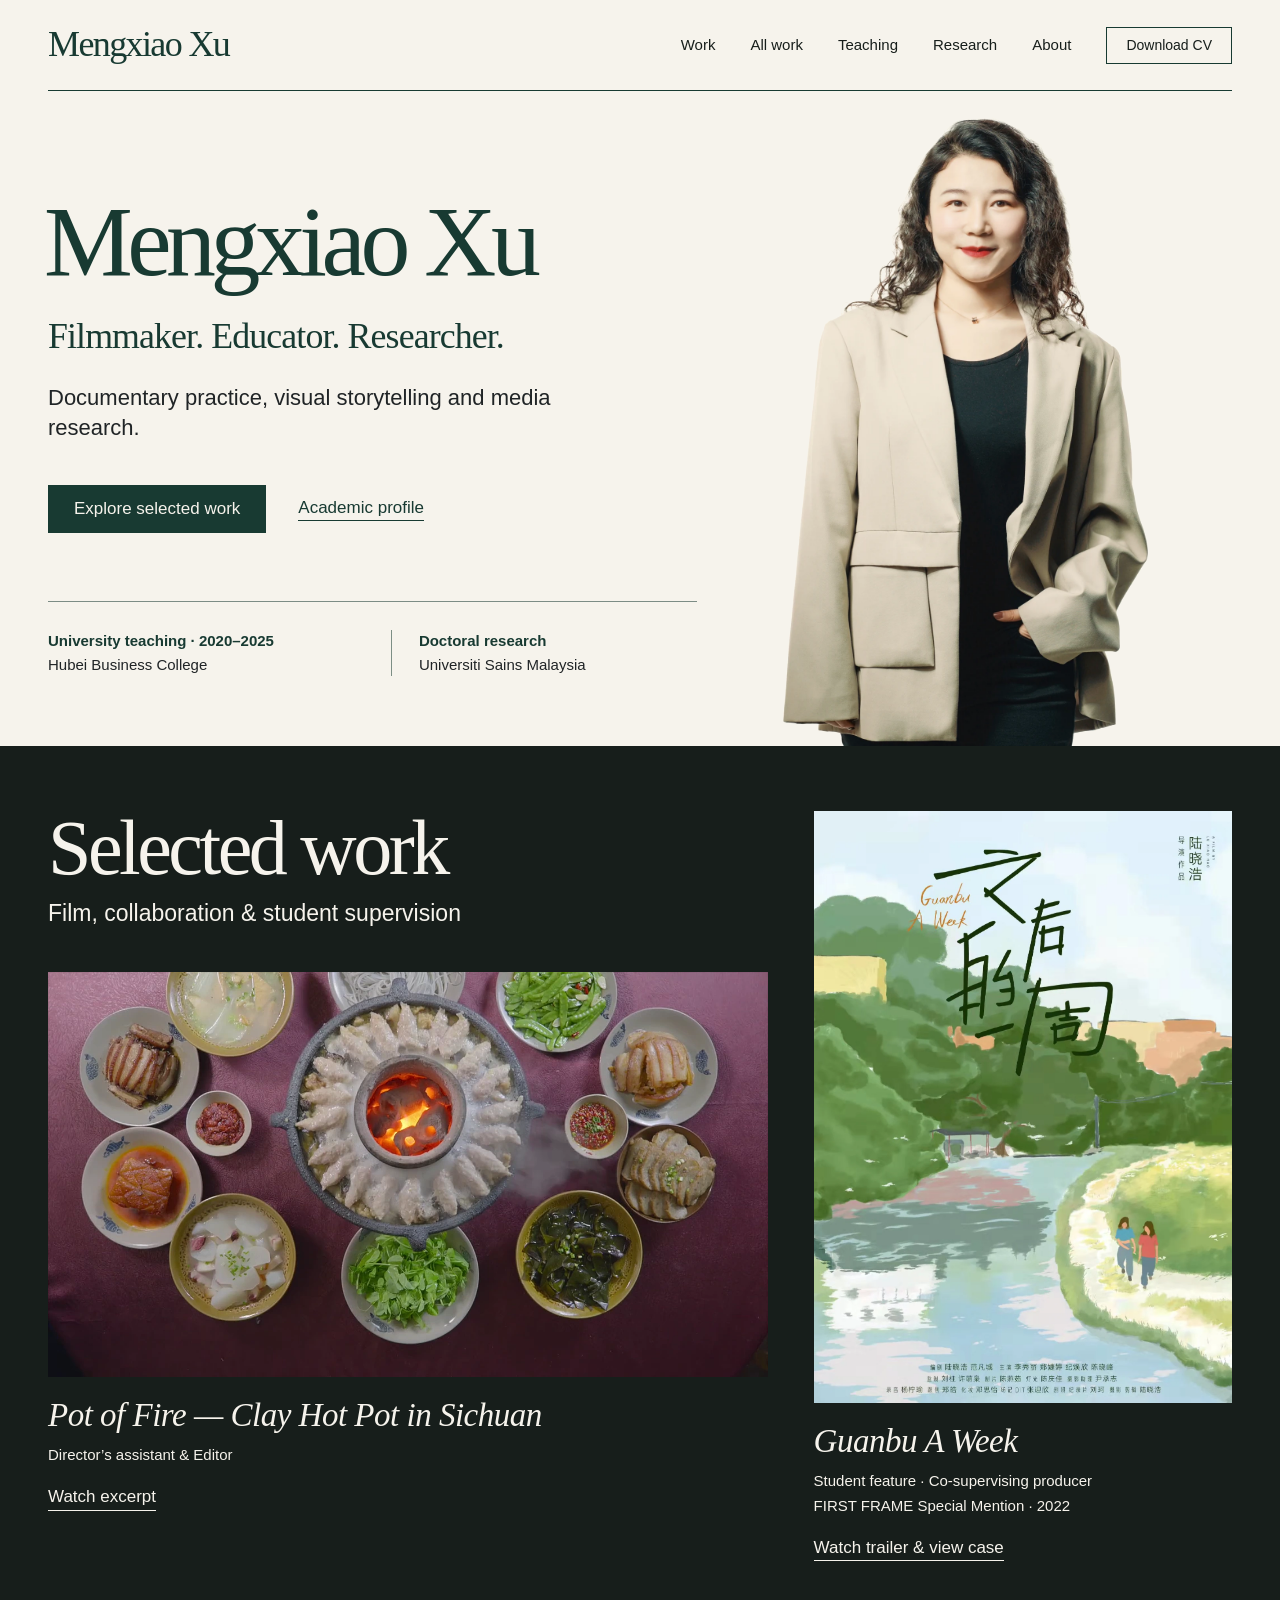
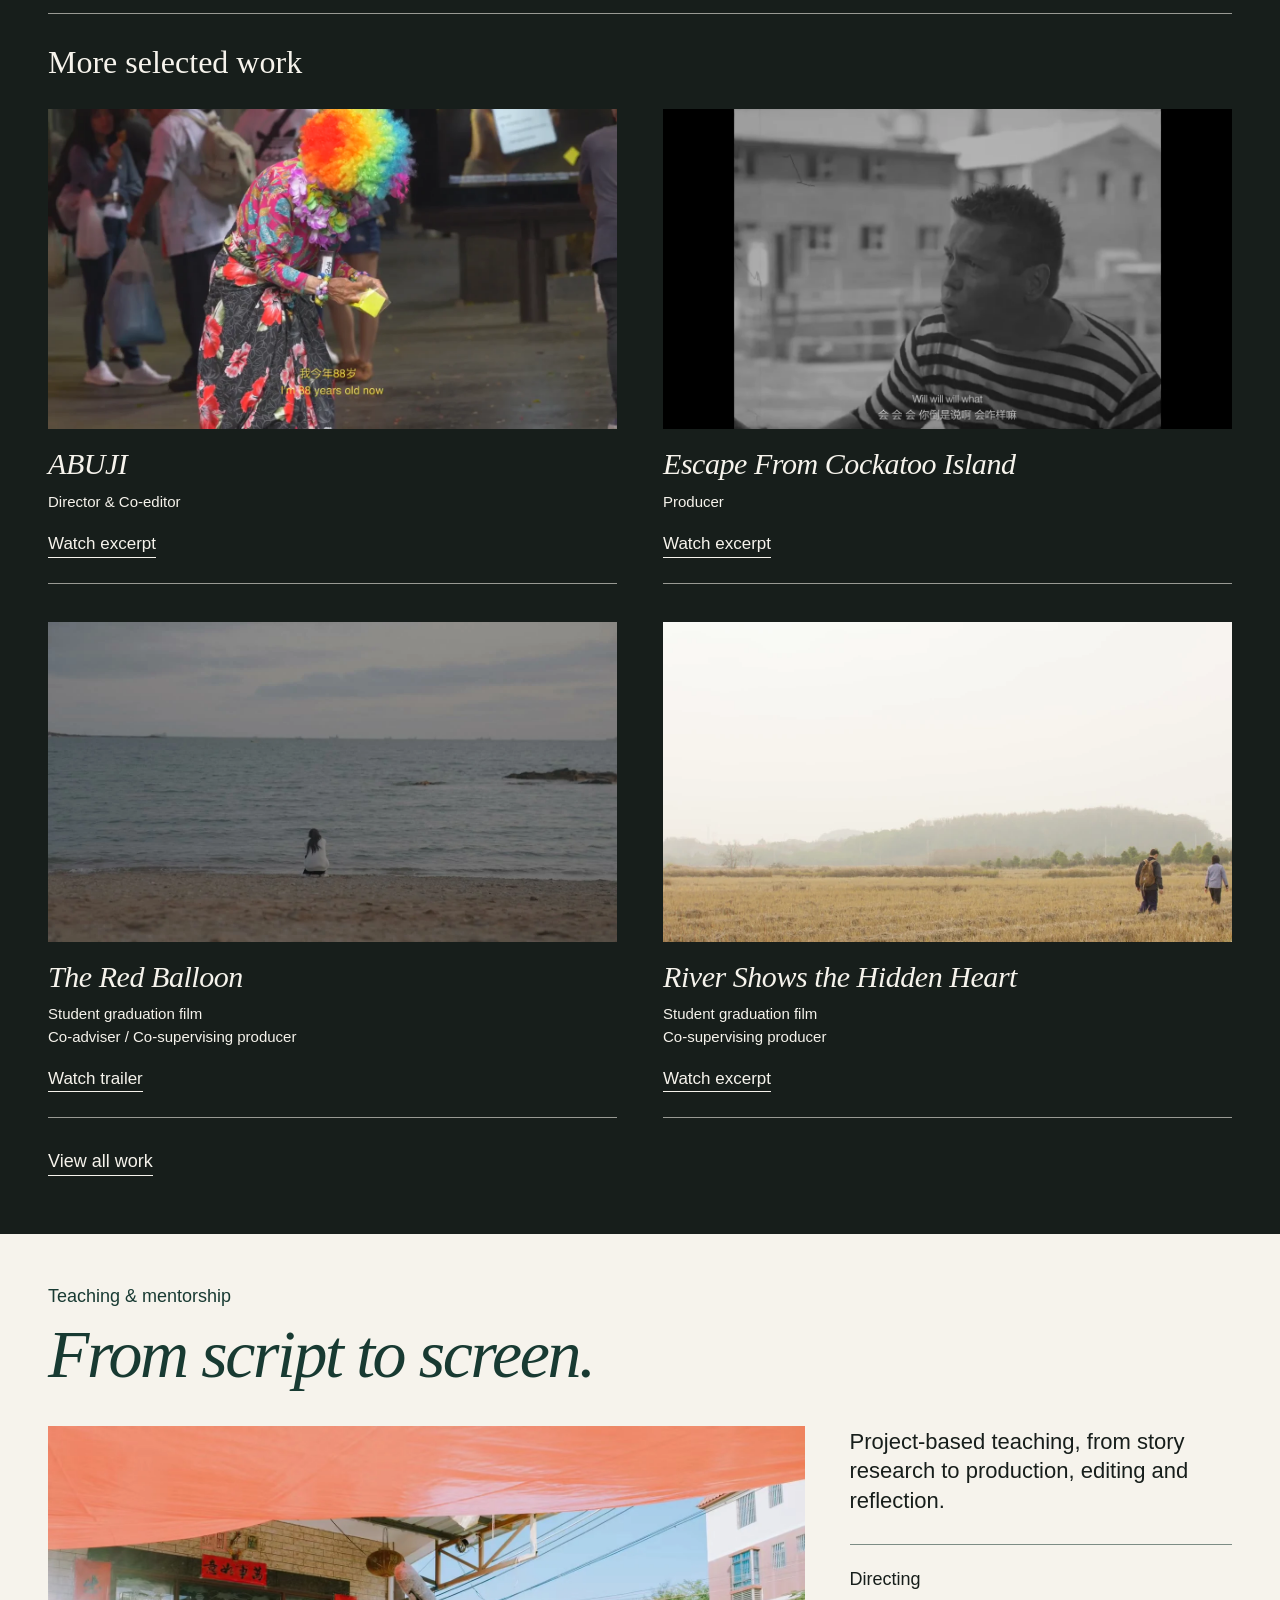
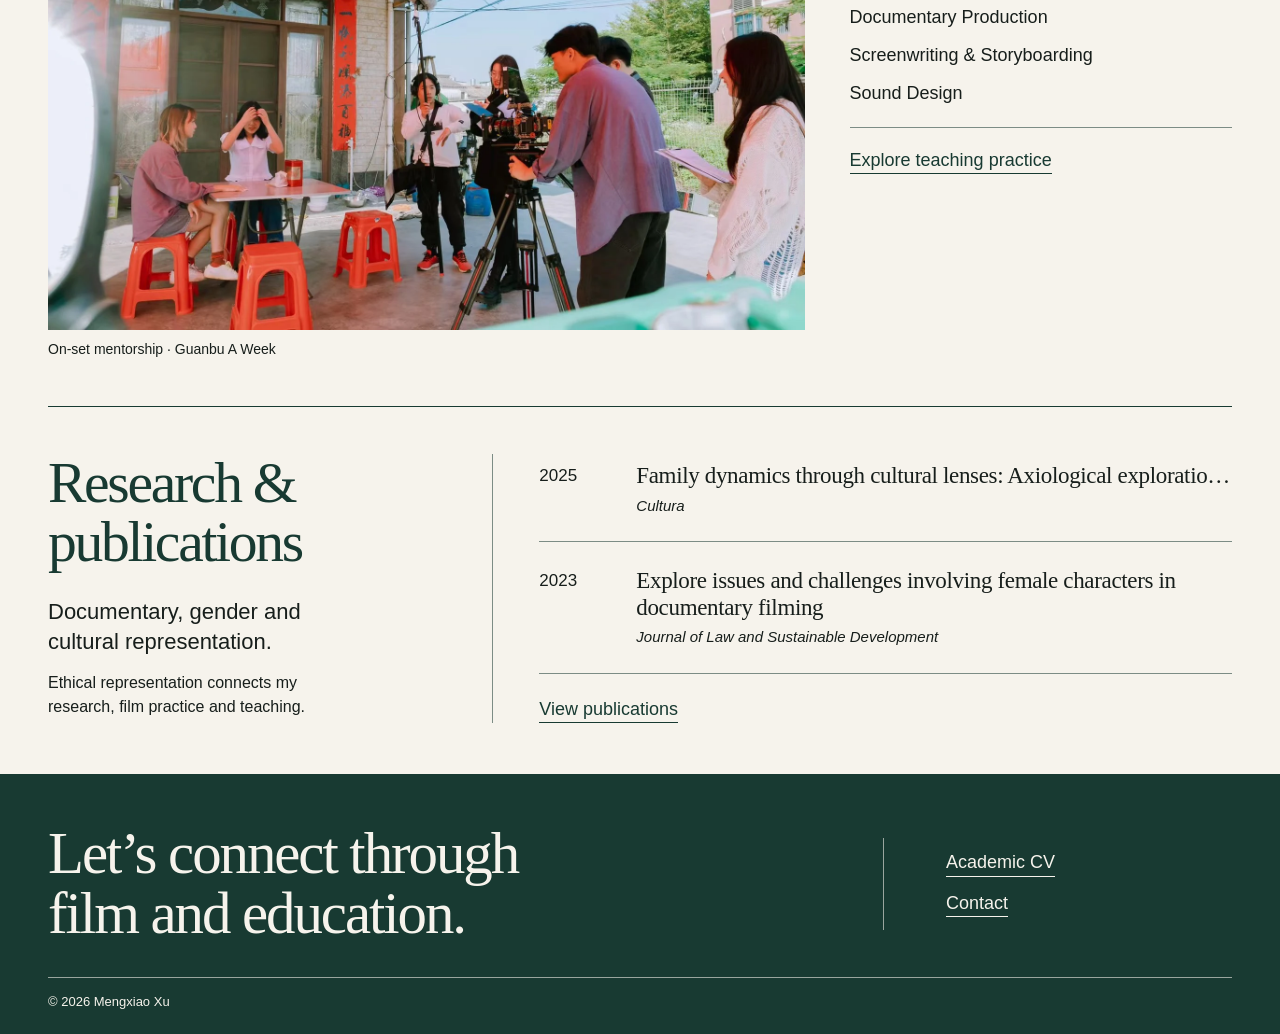
<file: index.html>
<!doctype html>
<html lang="en">
  <head>
    <meta charset="utf-8">
    <meta name="viewport" content="width=device-width, initial-scale=1">
    <meta name="description" content="Mengxiao Xu — filmmaker, educator and researcher working across documentary practice, visual storytelling and media research.">
    <meta name="theme-color" content="#183a32">
    <title>Mengxiao Xu — Film, Teaching & Research</title>
    <link rel="stylesheet" href="styles.css">
    <script src="script.js" defer></script>
  </head>
  <body>
    <a class="skip-link" href="#main">Skip to content</a>

    <header class="site-header shell">
      <a class="brand" href="#top" aria-label="Mengxiao Xu, home">Mengxiao Xu</a>
      <nav aria-label="Main navigation">
        <ul class="nav-list">
          <li><a href="#work">Work</a></li>
          <li><a href="works.html">All work</a></li>
          <li><a href="#teaching">Teaching</a></li>
          <li><a href="#research">Research</a></li>
          <li><button class="nav-link" type="button" data-dialog="profile-dialog">About</button></li>
          <li><a class="button button-outline nav-cv" href="Mengxiao-Xu-Academic-CV.pdf" download>Download CV</a></li>
        </ul>
      </nav>
    </header>

    <main id="main">
      <section class="hero shell" id="top" aria-labelledby="hero-title">
        <div class="hero-copy">
          <div class="hero-introduction">
            <h1 id="hero-title">Mengxiao Xu</h1>
            <p class="hero-roles">Filmmaker. Educator. Researcher.</p>
            <p class="hero-description">Documentary practice, visual storytelling and media research.</p>
            <div class="hero-actions">
              <a class="button button-primary" href="#work">Explore selected work</a>
              <button class="text-link" type="button" data-dialog="profile-dialog">Academic profile</button>
            </div>
          </div>
          <div class="hero-context">
            <p><strong>University teaching · 2020–2025</strong><span>Hubei Business College</span></p>
            <p><strong>Doctoral research</strong><span>Universiti Sains Malaysia</span></p>
          </div>
        </div>
        <div class="hero-portrait">
          <img src="portrait.webp" alt="Portrait of Mengxiao Xu" fetchpriority="high" width="1524" height="1900">
        </div>
      </section>

      <section class="work-section" id="work" aria-labelledby="work-title">
        <div class="work-grid shell">
          <div class="work-primary">
            <div class="work-heading">
              <h2 id="work-title">Selected work</h2>
              <p>Film, collaboration &amp; student supervision</p>
            </div>
            <article class="work-card">
              <button class="image-button film-still" type="button" data-dialog="hotpot-sichuan-dialog" aria-label="Watch excerpt: Pot of Fire — Clay Hot Pot in Sichuan">
                <img src="hotpot-sichuan-overhead-still.webp" alt="Overhead view of a simmering clay hot pot, glowing coals and surrounding dishes — still from Pot of Fire" loading="lazy" width="1280" height="720">
              </button>
              <h3>Pot of Fire — Clay Hot Pot in Sichuan</h3>
              <p class="project-role">Director’s assistant &amp; Editor</p>
              <button class="text-link" type="button" data-dialog="hotpot-sichuan-dialog">Watch excerpt</button>
            </article>
          </div>
          <article class="work-card work-secondary">
            <button class="image-button feature-poster" type="button" data-dialog="guanbu-dialog" aria-label="Watch Guanbu A Week trailer and view supervision case">
              <img src="guanbu-poster.webp" alt="Original illustrated poster for the student feature Guanbu A Week" loading="lazy" width="1279" height="1810">
            </button>
            <h3>Guanbu A Week</h3>
            <p class="project-role">Student feature · Co-supervising producer</p>
            <p class="project-recognition">FIRST FRAME Special Mention · 2022</p>
            <button class="text-link" type="button" data-dialog="guanbu-dialog">Watch trailer &amp; view case</button>
          </article>
        </div>
        <section class="more-work shell" aria-labelledby="more-work-title">
          <h3 id="more-work-title">More selected work</h3>
          <div class="more-work-grid">
            <article class="work-card supervised-card">
              <button class="image-button film-still" type="button" data-dialog="abuji-dialog" aria-label="Watch excerpt: ABUJI">
                <img src="abuji-still.webp" alt="Still from ABUJI" loading="lazy" width="1280" height="720">
              </button>
              <h4>ABUJI</h4>
              <p class="project-role">Director &amp; Co-editor</p>
              <button class="text-link" type="button" data-dialog="abuji-dialog">Watch excerpt</button>
            </article>
            <article class="work-card supervised-card">
              <button class="image-button film-still" type="button" data-dialog="escape-dialog" aria-label="Watch excerpt: Escape From Cockatoo Island">
                <img src="escape-still.webp" alt="Still from Escape From Cockatoo Island" loading="lazy" width="1280" height="720">
              </button>
              <h4>Escape From Cockatoo Island</h4>
              <p class="project-role">Producer</p>
              <button class="text-link" type="button" data-dialog="escape-dialog">Watch excerpt</button>
            </article>
            <article class="work-card supervised-card">
              <button class="image-button film-still" type="button" data-dialog="red-balloon-dialog" aria-label="Watch The Red Balloon trailer">
                <img src="red-balloon-still.webp" alt="Film still from The Red Balloon" loading="lazy" width="1280" height="720">
              </button>
              <h4>The Red Balloon</h4>
              <p class="project-role">Student graduation film<br>Co-adviser / Co-supervising producer</p>
              <button class="text-link" type="button" data-dialog="red-balloon-dialog">Watch trailer</button>
            </article>
            <article class="work-card supervised-card">
              <button class="image-button film-still" type="button" data-dialog="river-dialog" aria-label="Watch River Shows the Hidden Heart excerpt">
                <img src="river-still.webp" alt="Film still from River Shows the Hidden Heart" loading="lazy" width="1280" height="720">
              </button>
              <h4>River Shows the Hidden Heart</h4>
              <p class="project-role">Student graduation film<br>Co-supervising producer</p>
              <button class="text-link" type="button" data-dialog="river-dialog">Watch excerpt</button>
            </article>
          </div>
          <a class="text-link all-work-link" href="works.html">View all work</a>
        </section>
      </section>

      <section class="teaching-section shell" id="teaching" aria-labelledby="teaching-title">
        <p class="section-label">Teaching &amp; mentorship</p>
        <h2 id="teaching-title">From script to screen.</h2>
        <div class="teaching-grid">
          <figure class="teaching-figure">
            <img src="teaching-supervision.webp" alt="On-set guidance during the student production of Guanbu A Week" loading="lazy" width="1620" height="1080">
            <figcaption>On-set mentorship · Guanbu A Week</figcaption>
          </figure>
          <div class="teaching-copy">
            <p class="teaching-intro">Project-based teaching, from story research to production, editing and reflection.</p>
            <ul class="course-list" aria-label="Selected teaching areas">
              <li>Directing</li>
              <li>Documentary Production</li>
              <li>Screenwriting &amp; Storyboarding</li>
              <li>Sound Design</li>
            </ul>
            <button class="text-link" type="button" data-dialog="teaching-dialog">Explore teaching practice</button>
          </div>
        </div>
      </section>

      <section class="research-section shell" id="research" aria-labelledby="research-title">
        <div class="research-introduction">
          <h2 id="research-title">Research &amp;<br>publications</h2>
          <p>Documentary, gender and cultural representation.</p>
          <p class="research-context">Ethical representation connects my research, film practice and teaching.</p>
        </div>
        <div class="research-list">
          <article class="publication-row">
            <p class="publication-year">2025</p>
            <div>
              <h3><a class="publication-title truncated-title" href="https://culturajournal.com/submissions/index.php/ijpca/article/view/698" target="_blank" rel="noopener noreferrer">Family dynamics through cultural lenses: Axiological exploration of feminist perspectives in documentaries and implications on aesthetics of cultural representation</a></h3>
              <p class="publication-venue">Cultura</p>
            </div>
          </article>
          <article class="publication-row">
            <p class="publication-year">2023</p>
            <div>
              <h3><a class="publication-title" href="https://doi.org/10.55908/sdgs.v11i3.713" target="_blank" rel="noopener noreferrer">Explore issues and challenges involving female characters in documentary filming</a></h3>
              <p class="publication-venue">Journal of Law and Sustainable Development</p>
            </div>
          </article>
          <button class="text-link" type="button" data-dialog="publications-dialog">View publications</button>
        </div>
      </section>
    </main>

    <footer class="site-footer">
      <div class="shell">
        <div class="footer-main">
          <h2>Let’s connect through<br>film and education.</h2>
          <div class="footer-links">
            <a class="text-link" href="Mengxiao-Xu-Academic-CV.pdf" download>Academic CV</a>
            <button class="text-link" type="button" data-dialog="contact-dialog">Contact</button>
          </div>
        </div>
        <p class="copyright">© <span id="copyright-year">2026</span> Mengxiao Xu</p>
      </div>
    </footer>

    <dialog class="modal" id="profile-dialog" aria-labelledby="profile-title">
      <div class="modal-header">
        <p class="section-label">Academic profile</p>
        <button class="close-button" type="button" data-close autofocus>Close <span aria-hidden="true">×</span></button>
      </div>
      <div class="modal-content">
        <h2 id="profile-title">Mengxiao Xu</h2>
        <p class="modal-lead">Filmmaker, educator and researcher.</p>
        <p>My work connects documentary practice, visual storytelling and media research. I explore how documentary films represent lived experience and how cultural contexts shape screen narratives.</p>
        <h3>Teaching &amp; practice</h3>
        <p>I taught in the Film and Television Cinematography and Production programme at Hubei Business College from 2020 to 2025, and was appointed Lecturer in 2023. My teaching brings story development, production practice and critical reflection into conversation.</p>
        <p>I founded dogmama lab as an extracurricular studio for small-group filmmaking mentorship, supporting students from idea development through filming and post-production.</p>
        <h3>Education</h3>
        <dl class="education-list">
          <div><dt>2022–present</dt><dd><strong>Doctoral research in Communication</strong><span>Universiti Sains Malaysia</span><span class="status-note">Degree award pending</span></dd></div>
          <div><dt>2017–2019</dt><dd><strong>Master of Moving Image</strong><span>The University of Sydney</span></dd></div>
          <div><dt>2010–2014</dt><dd><strong>BA in Directing</strong><span>Sichuan Normal University</span></dd></div>
        </dl>
        <a class="button button-primary" href="Mengxiao-Xu-Academic-CV.pdf" download>Download academic CV</a>
      </div>
    </dialog>

    <dialog class="modal modal-wide" id="abuji-dialog" aria-labelledby="abuji-title">
      <div class="modal-header">
        <p class="section-label">Film &amp; moving image</p>
        <button class="close-button" type="button" data-close autofocus>Close <span aria-hidden="true">×</span></button>
      </div>
      <div class="modal-content">
        <h2 class="film-title" id="abuji-title">ABUJI</h2>
        <p class="modal-lead">Director &amp; Co-editor</p>
        <video class="project-video" controls playsinline preload="none" poster="abuji-still.webp" aria-label="ABUJI selected excerpt">
          <source src="abuji-excerpt.mp4" type="video/mp4">
          Your browser does not support embedded video. <a href="abuji-excerpt.mp4">Open ABUJI selected excerpt</a>.
        </video>
        <p class="video-caption">Selected excerpt · 2 min</p>
        <div class="project-credit">
          <h3>Credit</h3>
          <p>Directed by Mengxiao Xu. Edited by Mengxiao Xu and Zheng Li. Additional credits: graphics and sound by Mengxiao Xu.</p>
        </div>
      </div>
    </dialog>

    <dialog class="modal modal-wide" id="escape-dialog" aria-labelledby="escape-title">
      <div class="modal-header">
        <p class="section-label">Film &amp; moving image</p>
        <button class="close-button" type="button" data-close autofocus>Close <span aria-hidden="true">×</span></button>
      </div>
      <div class="modal-content">
        <h2 class="film-title" id="escape-title">Escape From Cockatoo Island</h2>
        <p class="modal-lead">Producer</p>
        <video class="project-video" controls playsinline preload="none" poster="escape-still.webp" aria-label="Escape From Cockatoo Island selected excerpt">
          <source src="escape-excerpt.mp4" type="video/mp4">
          Your browser does not support embedded video. <a href="escape-excerpt.mp4">Open Escape From Cockatoo Island selected excerpt</a>.
        </video>
        <p class="video-caption">Selected excerpt · 90 sec</p>
        <div class="project-credit">
          <h3>Credit</h3>
          <p>Mengxiao Xu — Producer.</p>
        </div>
      </div>
    </dialog>

    <dialog class="modal modal-wide" id="hotpot-sichuan-dialog" aria-labelledby="hotpot-sichuan-title">
      <div class="modal-header">
        <p class="section-label">Factual work</p>
        <button class="close-button" type="button" data-close autofocus>Close <span aria-hidden="true">×</span></button>
      </div>
      <div class="modal-content">
        <h2 class="film-title" id="hotpot-sichuan-title">Pot of Fire — Clay Hot Pot in Sichuan</h2>
        <p class="modal-lead">Director’s assistant &amp; Editor</p>
        <video class="project-video" controls playsinline preload="none" poster="hotpot-sichuan-overhead-still.webp" aria-label="Pot of Fire — Clay Hot Pot in Sichuan selected excerpt">
          <source src="hotpot-sichuan-excerpt.mp4" type="video/mp4">
          Your browser does not support embedded video. <a href="hotpot-sichuan-excerpt.mp4">Open Pot of Fire — Clay Hot Pot in Sichuan selected excerpt</a>.
        </video>
        <p class="video-caption">Selected excerpt · 2 min</p>
        <p><em>Pot of Fire</em> (2020) is a Tencent Video food-documentary series. I worked as a director’s assistant throughout the series and edited two documentary shorts.</p>
        <p class="title-note">Gaoxian, Sichuan.</p>
        <div class="project-credit">
          <h3>Credit</h3>
          <p>Mengxiao Xu — Director’s assistant &amp; Editor.</p>
        </div>
        <p><a class="text-link" href="https://wetv.vip/en/play/9w0o6sdl7dj69s8" target="_blank" rel="noopener noreferrer">Pot of Fire · Official series page</a></p>
      </div>
    </dialog>

    <dialog class="modal modal-wide" id="guanbu-dialog" aria-labelledby="guanbu-title">
      <div class="modal-header">
        <p class="section-label">Student production &amp; supervision</p>
        <button class="close-button" type="button" data-close autofocus>Close <span aria-hidden="true">×</span></button>
      </div>
      <div class="modal-content">
        <h2 class="film-title" id="guanbu-title">Guanbu A Week</h2>
        <p class="modal-lead">Student feature · Co-supervising producer</p>
        <video class="project-video" controls playsinline preload="none" poster="guanbu-poster.webp" aria-label="Guanbu A Week trailer">
          <source src="guanbu-trailer.mp4" type="video/mp4">
          Your browser does not support embedded video. <a href="guanbu-trailer.mp4">Open the Guanbu A Week trailer</a>.
        </video>
        <p class="video-caption">Trailer · 1 min 52 sec</p>
        <div class="supervision-grid">
          <img class="dialog-poster" src="guanbu-poster.webp" alt="Complete original poster for Guanbu A Week" loading="lazy" width="1279" height="1810">
          <div>
            <p><em>Guanbu A Week</em> (《之后的一周》) is a student-produced feature film. The film received a FIRST FRAME Special Mention at the 16th FIRST Film Festival in 2022.</p>
            <h3>My contribution</h3>
            <p>As a co-supervising producer, I supported the student team across script development, filming and post-production. The production and its creative authorship belonged to the students.</p>
            <h3>Mentorship across the process</h3>
            <ul class="prose-list">
              <li>Script development and story discussion</li>
              <li>Support during filming and production</li>
              <li>Feedback through editing and post-production</li>
            </ul>
            <p class="recognition-note">FIRST FRAME Special Mention · 2022<br><span>Recognition of the student film and its team.</span></p>
          </div>
        </div>
      </div>
    </dialog>

    <dialog class="modal modal-wide" id="red-balloon-dialog" aria-labelledby="red-balloon-title">
      <div class="modal-header">
        <p class="section-label">Student production &amp; supervision</p>
        <button class="close-button" type="button" data-close autofocus>Close <span aria-hidden="true">×</span></button>
      </div>
      <div class="modal-content">
        <h2 class="film-title" id="red-balloon-title">The Red Balloon</h2>
        <p class="modal-lead">Student graduation film · Co-adviser / Co-supervising producer</p>
        <video class="project-video" controls playsinline preload="none" poster="red-balloon-still.webp" aria-label="The Red Balloon trailer">
          <source src="red-balloon-trailer.mp4" type="video/mp4">
          Your browser does not support embedded video. <a href="red-balloon-trailer.mp4">Open The Red Balloon trailer</a>.
        </video>
        <p class="video-caption">Trailer</p>
        <div class="project-credit">
          <h3>Supervision credit</h3>
          <p>Mengxiao Xu — co-adviser and co-supervising producer of the student graduation film <em>The Red Balloon</em> (《小半》).</p>
        </div>
      </div>
    </dialog>

    <dialog class="modal modal-wide" id="river-dialog" aria-labelledby="river-title">
      <div class="modal-header">
        <p class="section-label">Student production &amp; supervision</p>
        <button class="close-button" type="button" data-close autofocus>Close <span aria-hidden="true">×</span></button>
      </div>
      <div class="modal-content">
        <h2 class="film-title" id="river-title">River Shows the Hidden Heart</h2>
        <p class="modal-lead">Student graduation film · Co-supervising producer</p>
        <video class="project-video" controls playsinline preload="none" poster="river-still.webp" aria-label="River Shows the Hidden Heart selected excerpt">
          <source src="river-excerpt.mp4" type="video/mp4">
          Your browser does not support embedded video. <a href="river-excerpt.mp4">Open the River Shows the Hidden Heart excerpt</a>.
        </video>
        <p class="video-caption">Selected excerpt · 90 sec</p>
        <div class="project-credit">
          <h3>Supervision credit</h3>
          <p>Mengxiao Xu — co-supervising producer of the student graduation film <em>River Shows the Hidden Heart</em> (《绰绰水影》).</p>
        </div>
      </div>
    </dialog>

    <dialog class="modal modal-wide" id="teaching-dialog" aria-labelledby="teaching-dialog-title">
      <div class="modal-header">
        <p class="section-label">Teaching &amp; mentorship</p>
        <button class="close-button" type="button" data-close autofocus>Close <span aria-hidden="true">×</span></button>
      </div>
      <div class="modal-content">
        <h2 id="teaching-dialog-title">From script to screen.</h2>
        <p class="modal-lead">Learning filmmaking through making, discussion and reflection.</p>
        <p>My teaching connects practical production with questions of narrative, visual meaning and documentary ethics. I use project work and iterative feedback to help students make and explain their own creative choices.</p>
        <h3>A project-based process</h3>
        <ol class="teaching-workflow">
          <li><strong>Topic &amp; research</strong><span>Explore a subject, ask questions and develop a story direction.</span></li>
          <li><strong>Preparation</strong><span>Develop scripts, storyboards and a production plan.</span></li>
          <li><strong>Production</strong><span>Apply decisions about directing, camera work and sound on set.</span></li>
          <li><strong>Editing</strong><span>Shape the material through structure, rhythm and feedback.</span></li>
          <li><strong>Screening &amp; reflection</strong><span>Discuss the work, the creative choices and the process.</span></li>
        </ol>
        <h3>Teaching areas</h3>
        <p>Directing · Documentary Production · Audiovisual Language · Screenwriting &amp; Storyboarding · Sound Design</p>
        <figure class="mentorship-figure">
          <img src="mentoring.webp" alt="Small-group filmmaking mentorship with students" loading="lazy" width="1440" height="973">
          <figcaption>dogmama lab · Small-group filmmaking mentorship</figcaption>
        </figure>
        <p>dogmama lab is an extracurricular setting for small-group project mentorship. It offers space to develop film ideas through creative dialogue, production practice and continued feedback.</p>
      </div>
    </dialog>

    <dialog class="modal" id="publications-dialog" aria-labelledby="publications-title">
      <div class="modal-header">
        <p class="section-label">Research</p>
        <button class="close-button" type="button" data-close autofocus>Close <span aria-hidden="true">×</span></button>
      </div>
      <div class="modal-content">
        <h2 id="publications-title">Publications</h2>
        <p class="modal-lead">Documentary, gender and cultural representation.</p>
        <h3>Journal articles</h3>
        <ol class="bibliography">
          <li><p>Xu, M., &amp; Ahmad, M. B. (2025). Family dynamics through cultural lenses: Axiological exploration of feminist perspectives in documentaries and implications on aesthetics of cultural representation. <em>Cultura. International Journal of Philosophy of Culture and Axiology, 22</em>(4), 183–207.</p><p class="doi-link">DOI: 10.70082/cijpca.v22i4.698</p><a class="text-link doi-link" href="https://culturajournal.com/submissions/index.php/ijpca/article/view/698" target="_blank" rel="noopener noreferrer" aria-label="Read article: Family dynamics through cultural lenses">Read article</a></li>
          <li><p>Xu, M., &amp; Ahmad, M. B. (2023). Explore issues and challenges involving female characters in documentary filming. <em>Journal of Law and Sustainable Development, 11</em>(3), e713.</p><a class="text-link doi-link" href="https://doi.org/10.55908/sdgs.v11i3.713" target="_blank" rel="noopener noreferrer">DOI: 10.55908/sdgs.v11i3.713</a></li>
        </ol>
        <h3>Conference proceedings</h3>
        <ol class="bibliography" start="3">
          <li><p>Xu, M., Gu, H., &amp; Ahmad, M. B. (2024). Study on the utilization of lens language in Chinese documentaries on women's issues. <em>Proceedings Series, 3</em>(1), 44–52.</p><a class="text-link doi-link" href="https://doi.org/10.31058/j.ps.2024.30005" target="_blank" rel="noopener noreferrer">DOI: 10.31058/j.ps.2024.30005</a></li>
        </ol>
      </div>
    </dialog>

    <dialog class="modal modal-contact" id="contact-dialog" aria-labelledby="contact-title">
      <div class="modal-header">
        <p class="section-label">Contact</p>
        <button class="close-button" type="button" data-close autofocus>Close <span aria-hidden="true">×</span></button>
      </div>
      <div class="modal-content">
        <h2 id="contact-title">Let’s connect.</h2>
        <p class="modal-lead">Through film, teaching and research.</p>
        <a class="text-link contact-profile" href="mailto:mengxiaoxu0208@gmail.com">mengxiaoxu0208@gmail.com</a>
        <p class="contact-cv"><a class="text-link" href="https://github.com/mengxiaoxu0208-michelle" target="_blank" rel="noopener noreferrer">GitHub profile <span aria-hidden="true">↗</span></a></p>
        <p class="contact-cv"><a class="text-link" href="Mengxiao-Xu-Academic-CV.pdf" download>Download academic CV</a></p>
      </div>
    </dialog>
  </body>
</html>
</file>
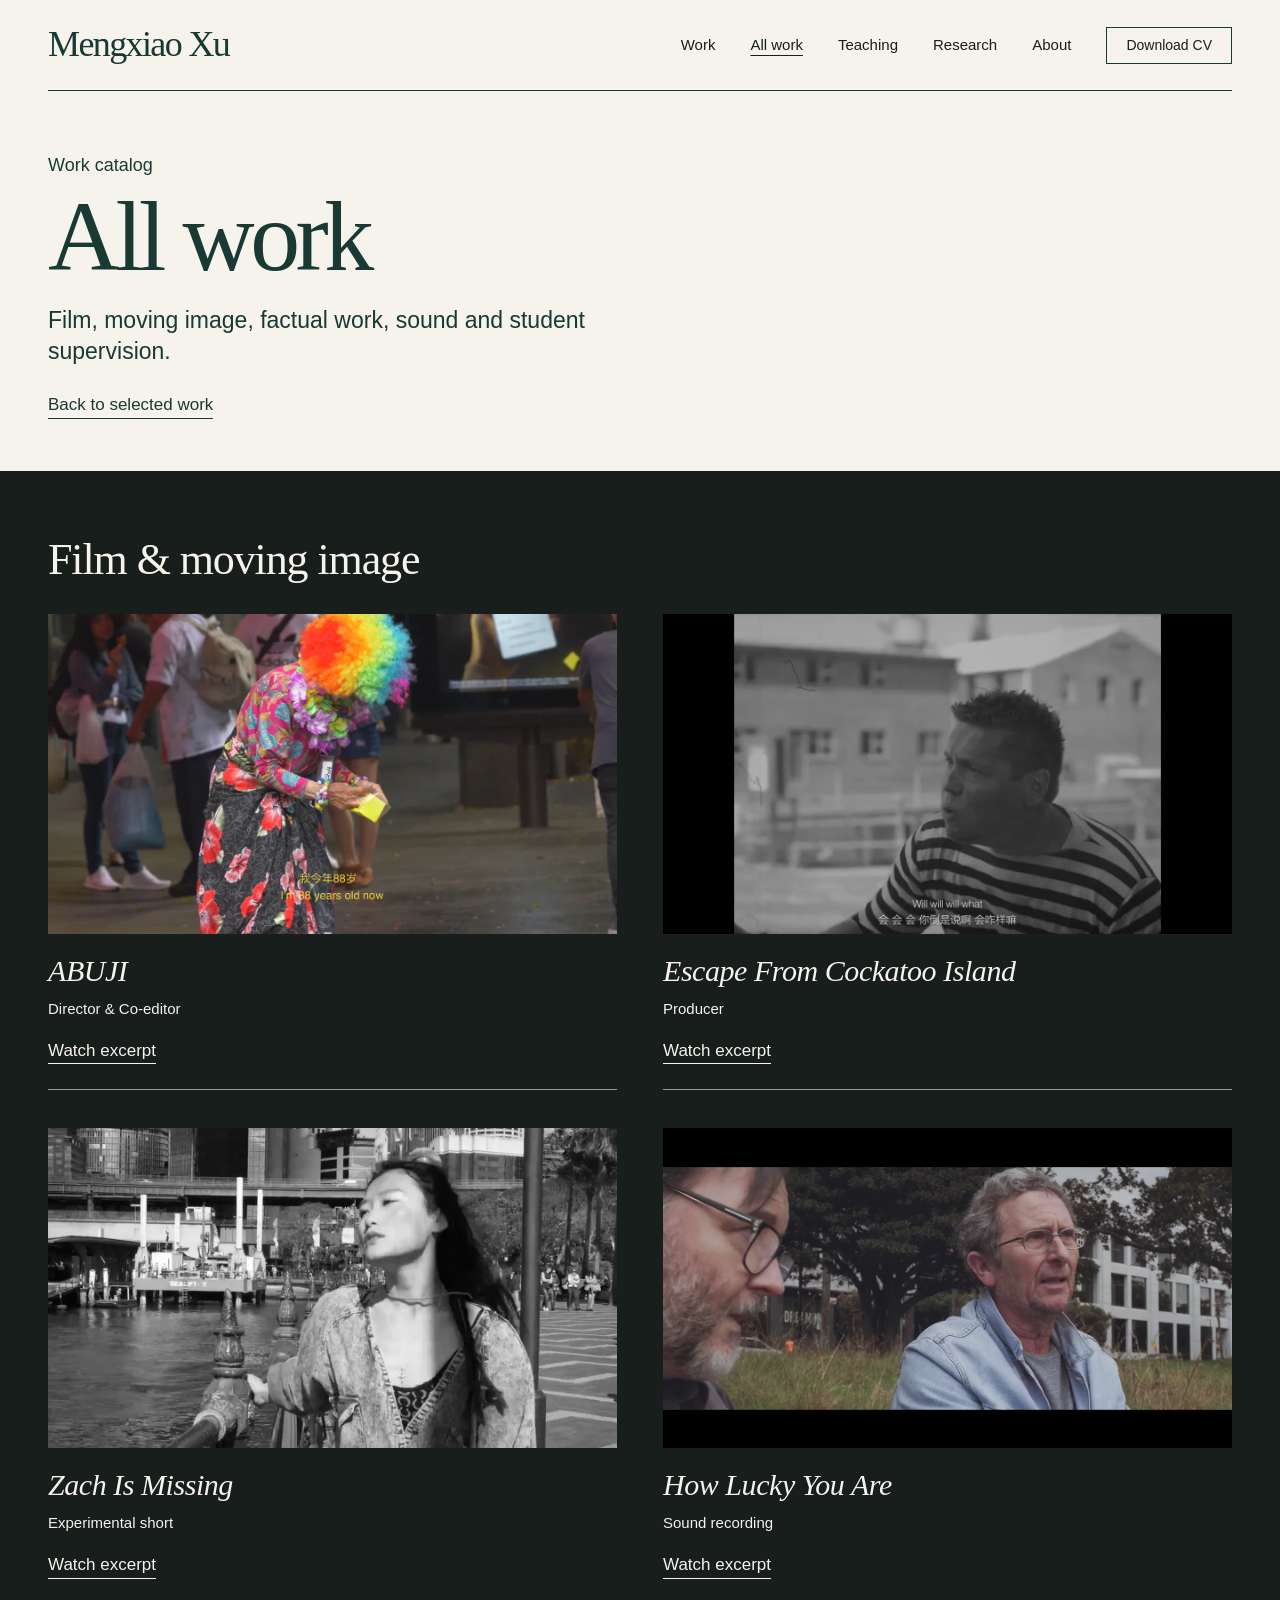
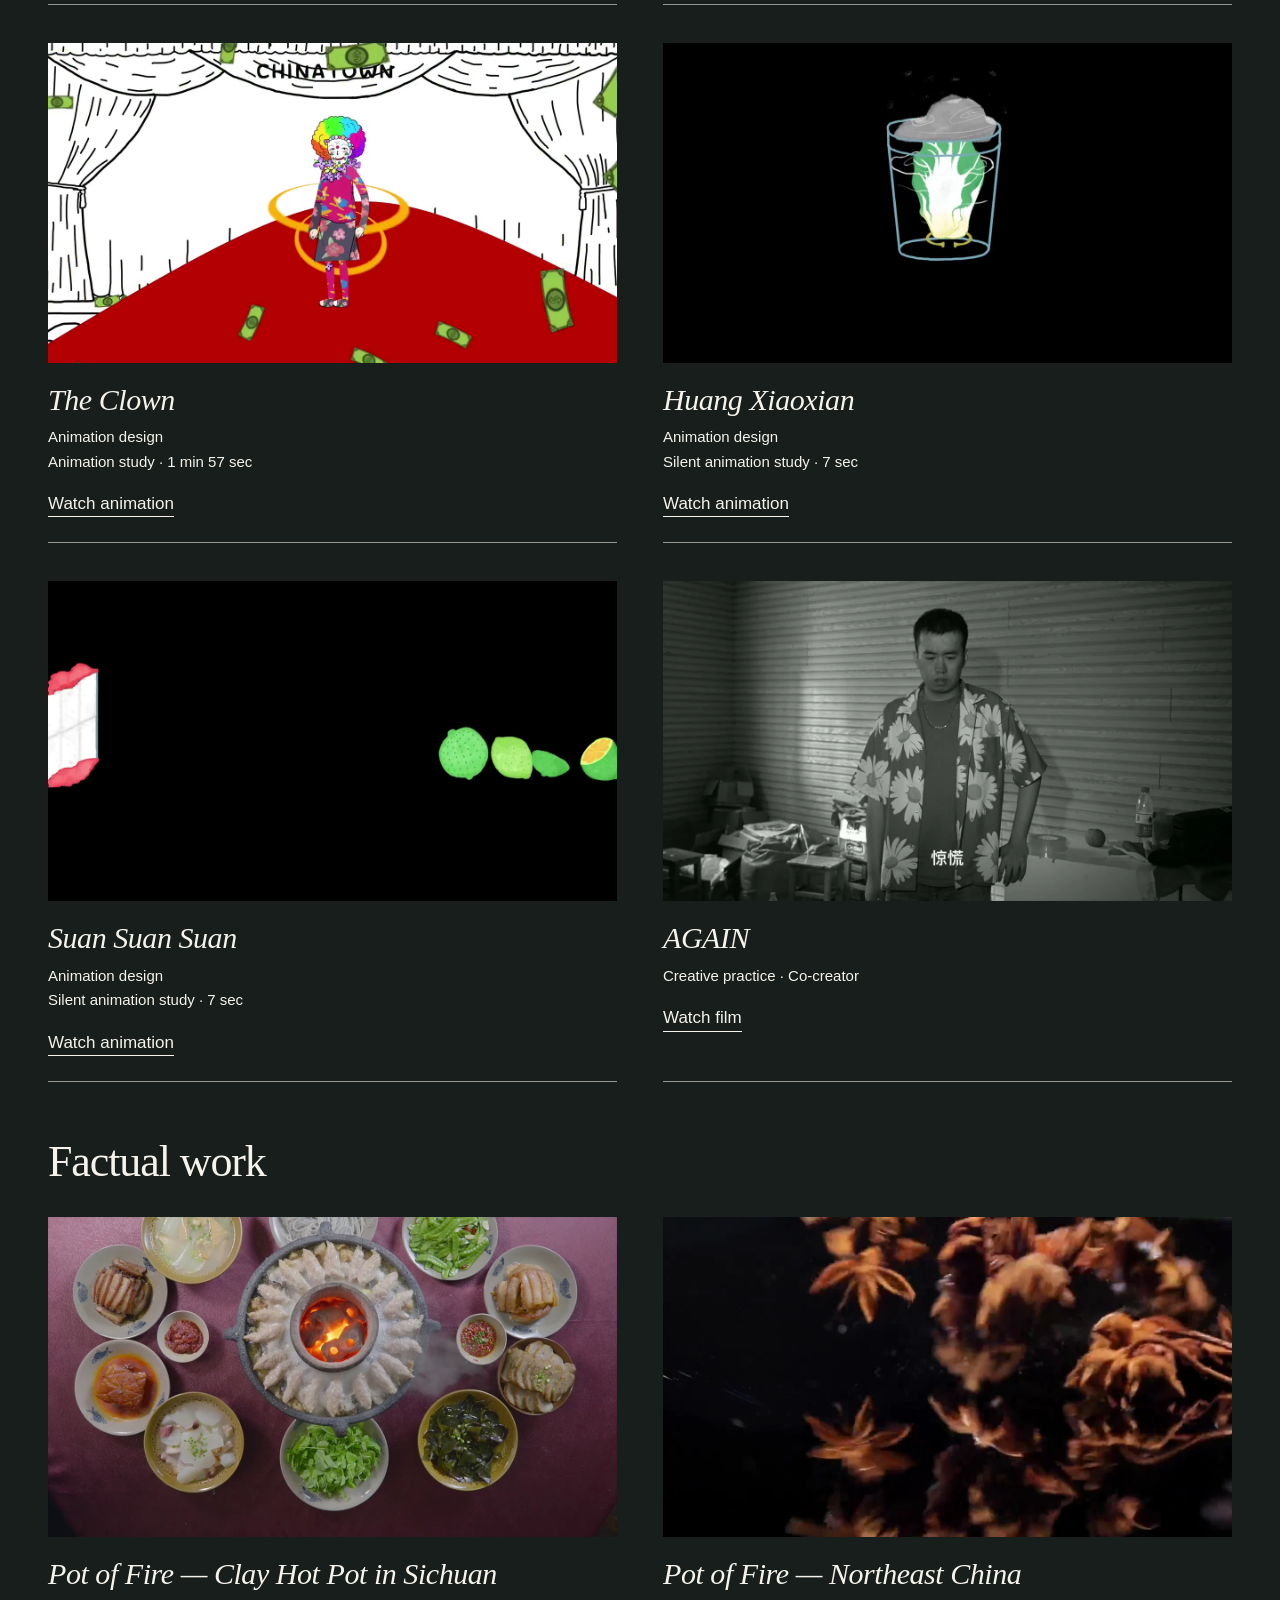
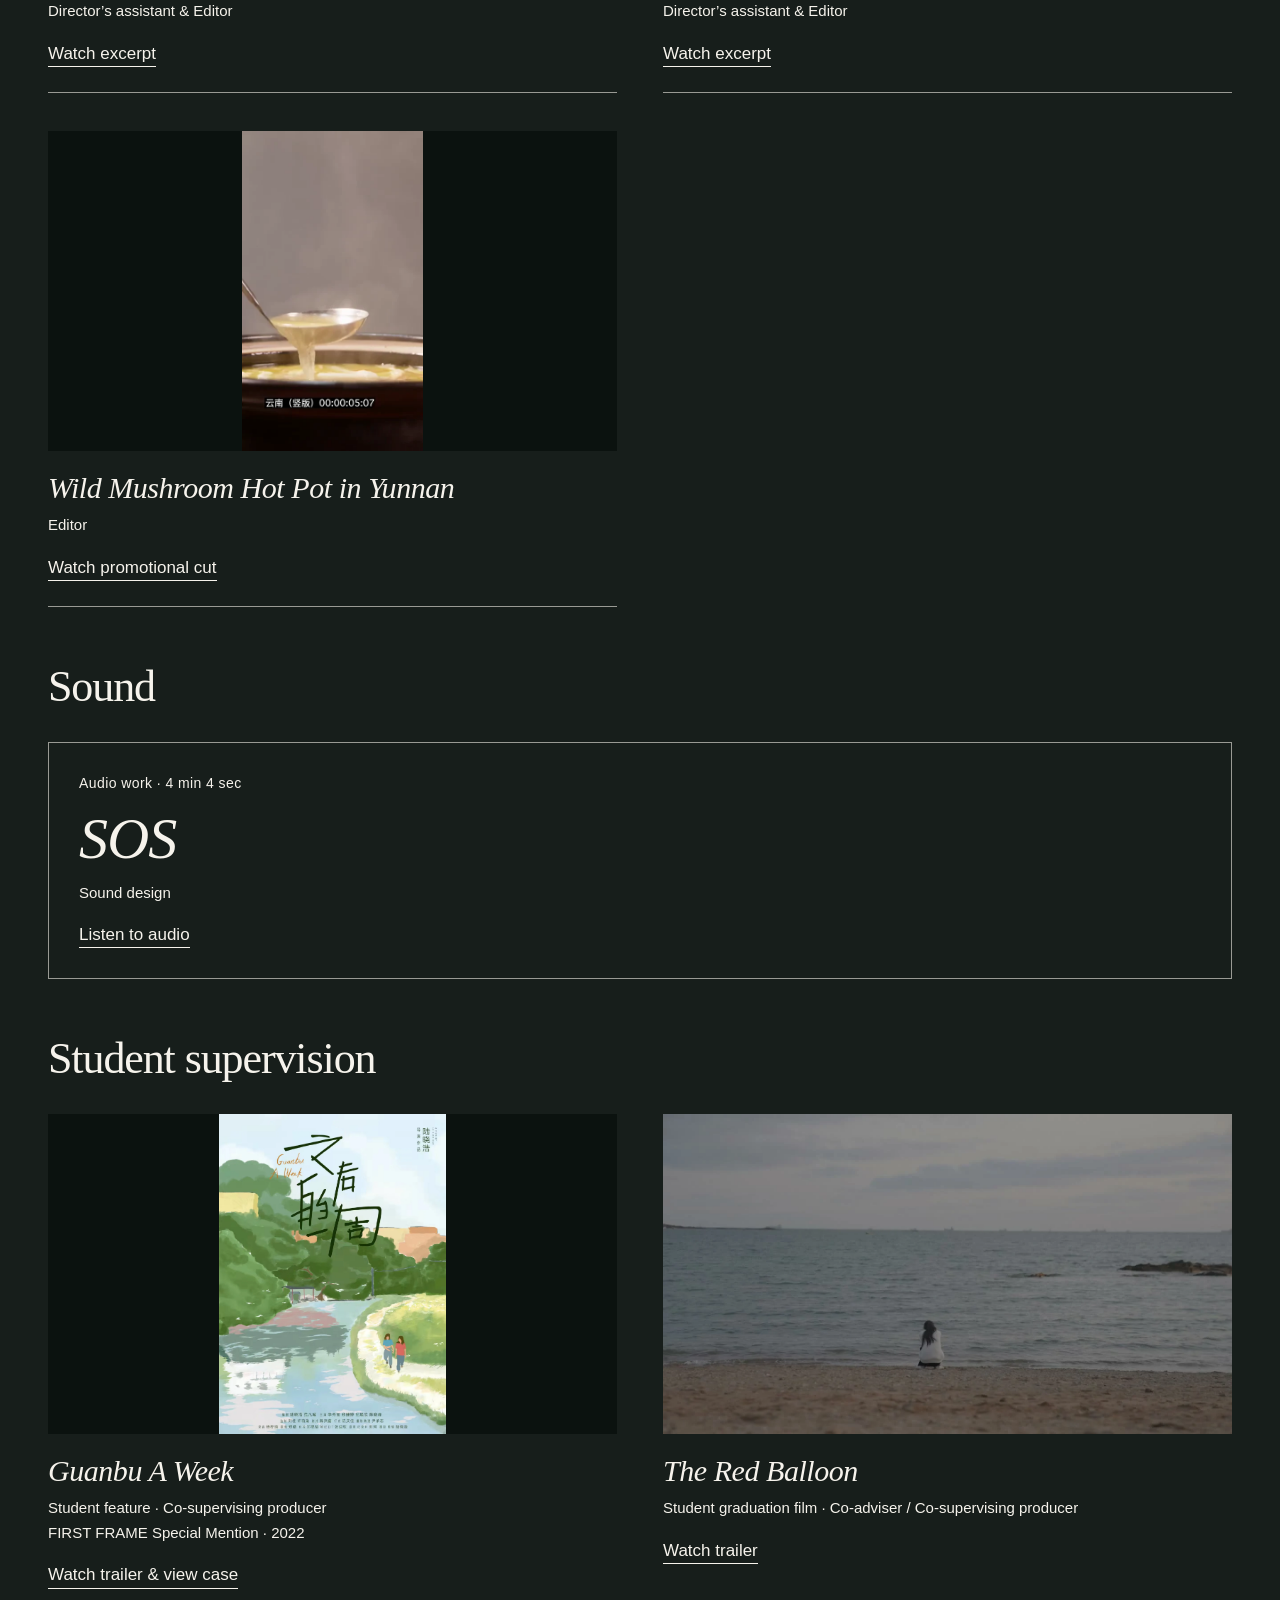
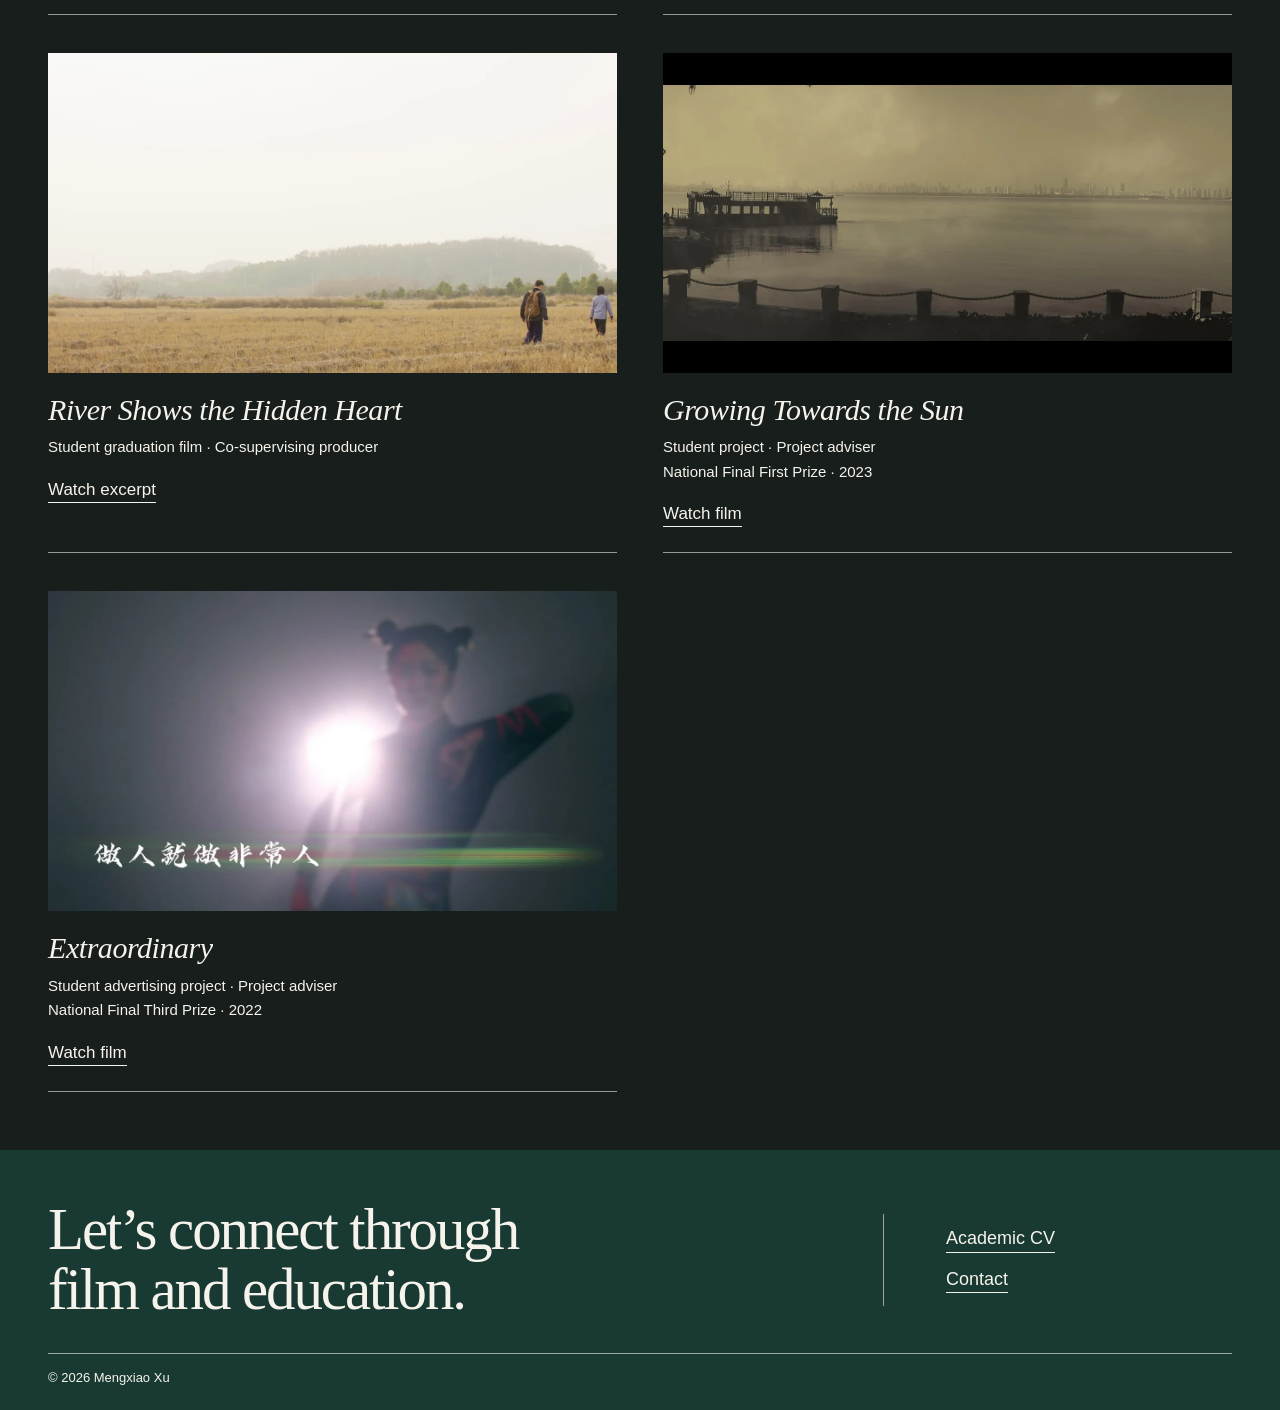
<file: works.html>
<!doctype html>
<html lang="en">
  <head>
    <meta charset="utf-8">
    <meta name="viewport" content="width=device-width, initial-scale=1">
    <meta name="description" content="Film, moving image, factual work, sound and student supervision by Mengxiao Xu.">
    <meta name="theme-color" content="#183a32">
    <title>All Work — Mengxiao Xu</title>
    <link rel="stylesheet" href="styles.css">
    <script src="script.js" defer></script>
  </head>
  <body>
    <a class="skip-link" href="#main">Skip to content</a>

    <header class="site-header shell">
      <a class="brand" href="index.html" aria-label="Mengxiao Xu, home">Mengxiao Xu</a>
      <nav aria-label="Main navigation">
        <ul class="nav-list">
          <li><a href="index.html#work">Work</a></li>
          <li><a href="works.html" aria-current="page">All work</a></li>
          <li><a href="index.html#teaching">Teaching</a></li>
          <li><a href="index.html#research">Research</a></li>
          <li><button class="nav-link" type="button" data-dialog="profile-dialog">About</button></li>
          <li><a class="button button-outline nav-cv" href="Mengxiao-Xu-Academic-CV.pdf" download>Download CV</a></li>
        </ul>
      </nav>
    </header>

    <main id="main">
      <section class="catalog-intro shell" aria-labelledby="catalog-title">
        <p class="section-label">Work catalog</p>
        <h1 id="catalog-title">All work</h1>
        <p>Film, moving image, factual work, sound and student supervision.</p>
        <a class="text-link" href="index.html#work">Back to selected work</a>
      </section>
      <div class="work-section catalog-band">
        <section class="catalog-group shell" aria-labelledby="catalog-film-title">
          <h2 id="catalog-film-title">Film &amp; moving image</h2>
          <div class="more-work-grid catalog-grid">
            <article class="work-card catalog-card">
              <button class="image-button film-still" type="button" data-dialog="abuji-dialog" aria-label="Watch excerpt: ABUJI">
                <img src="abuji-still.webp" alt="Still from ABUJI" loading="lazy" width="1280" height="720">
              </button>
              <h3>ABUJI</h3>
              <p class="project-role">Director &amp; Co-editor</p>
              <button class="text-link" type="button" data-dialog="abuji-dialog">Watch excerpt</button>
            </article>
            <article class="work-card catalog-card">
              <button class="image-button film-still" type="button" data-dialog="escape-dialog" aria-label="Watch excerpt: Escape From Cockatoo Island">
                <img src="escape-still.webp" alt="Still from Escape From Cockatoo Island" loading="lazy" width="1280" height="720">
              </button>
              <h3>Escape From Cockatoo Island</h3>
              <p class="project-role">Producer</p>
              <button class="text-link" type="button" data-dialog="escape-dialog">Watch excerpt</button>
            </article>
            <article class="work-card catalog-card">
              <button class="image-button film-still" type="button" data-dialog="zach-dialog" aria-label="Watch excerpt: Zach Is Missing">
                <img src="zach-still.webp" alt="Still from Zach Is Missing" loading="lazy" width="1280" height="720">
              </button>
              <h3>Zach Is Missing</h3>
              <p class="project-role">Experimental short</p>
              <button class="text-link" type="button" data-dialog="zach-dialog">Watch excerpt</button>
            </article>
            <article class="work-card catalog-card">
              <button class="image-button film-still" type="button" data-dialog="how-lucky-dialog" aria-label="Watch excerpt: How Lucky You Are">
                <img src="how-lucky-still.webp" alt="Still from How Lucky You Are" loading="lazy" width="1280" height="720">
              </button>
              <h3>How Lucky You Are</h3>
              <p class="project-role">Sound recording</p>
              <button class="text-link" type="button" data-dialog="how-lucky-dialog">Watch excerpt</button>
            </article>
            <article class="work-card catalog-card">
              <button class="image-button film-still" type="button" data-dialog="the-clown-dialog" aria-label="Watch animation: The Clown">
                <img src="the-clown-still.webp" alt="Still from The Clown" loading="lazy" width="1280" height="720">
              </button>
              <h3>The Clown</h3>
              <p class="project-role">Animation design</p>
              <p class="project-recognition">Animation study · 1 min 57 sec</p>
              <button class="text-link" type="button" data-dialog="the-clown-dialog">Watch animation</button>
            </article>
            <article class="work-card catalog-card">
              <button class="image-button film-still" type="button" data-dialog="huang-xiaoxian-dialog" aria-label="Watch animation: Huang Xiaoxian">
                <img src="huang-xiaoxian-still.webp" alt="Still from Huang Xiaoxian" loading="lazy" width="1280" height="720">
              </button>
              <h3>Huang Xiaoxian</h3>
              <p class="project-role">Animation design</p>
              <p class="project-recognition">Silent animation study · 7 sec</p>
              <button class="text-link" type="button" data-dialog="huang-xiaoxian-dialog">Watch animation</button>
            </article>
            <article class="work-card catalog-card">
              <button class="image-button film-still" type="button" data-dialog="suan-dialog" aria-label="Watch animation: Suan Suan Suan">
                <img src="suan-still.webp" alt="Still from Suan Suan Suan" loading="lazy" width="1280" height="720">
              </button>
              <h3>Suan Suan Suan</h3>
              <p class="project-role">Animation design</p>
              <p class="project-recognition">Silent animation study · 7 sec</p>
              <button class="text-link" type="button" data-dialog="suan-dialog">Watch animation</button>
            </article>
            <article class="work-card catalog-card">
              <button class="image-button film-still" type="button" data-dialog="again-dialog" aria-label="Watch film: AGAIN">
                <img src="again-poster.webp" alt="Black-and-white still from AGAIN" loading="lazy" width="1280" height="720">
              </button>
              <h3>AGAIN</h3>
              <p class="project-role">Creative practice · Co-creator</p>
              <button class="text-link" type="button" data-dialog="again-dialog">Watch film</button>
            </article>
          </div>
        </section>
        <section class="catalog-group shell" aria-labelledby="catalog-factual-title">
          <h2 id="catalog-factual-title">Factual work</h2>
          <div class="more-work-grid catalog-grid">
            <article class="work-card catalog-card">
              <button class="image-button film-still" type="button" data-dialog="hotpot-sichuan-dialog" aria-label="Watch excerpt: Pot of Fire — Clay Hot Pot in Sichuan">
                <img src="hotpot-sichuan-overhead-still.webp" alt="Overhead view of a simmering clay hot pot, glowing coals and surrounding dishes — still from Pot of Fire" loading="lazy" width="1280" height="720">
              </button>
              <h3>Pot of Fire — Clay Hot Pot in Sichuan</h3>
              <p class="project-role">Director’s assistant &amp; Editor</p>
              <button class="text-link" type="button" data-dialog="hotpot-sichuan-dialog">Watch excerpt</button>
            </article>
            <article class="work-card catalog-card">
              <button class="image-button film-still" type="button" data-dialog="hotpot-northeast-dialog" aria-label="Watch excerpt: Pot of Fire — Northeast China">
                <img src="hotpot-northeast-still.webp" alt="Still from Pot of Fire — Northeast China" loading="lazy" width="1280" height="720">
              </button>
              <h3>Pot of Fire — Northeast China</h3>
              <p class="project-role">Director’s assistant &amp; Editor</p>
              <button class="text-link" type="button" data-dialog="hotpot-northeast-dialog">Watch excerpt</button>
            </article>
            <article class="work-card catalog-card">
              <button class="image-button film-still portrait-still" type="button" data-dialog="yunnan-hotpot-dialog" aria-label="Watch promotional cut: Wild Mushroom Hot Pot in Yunnan">
                <img src="yunnan-hotpot-still.webp" alt="Still from Wild Mushroom Hot Pot in Yunnan" loading="lazy" width="1280" height="720">
              </button>
              <h3>Wild Mushroom Hot Pot in Yunnan</h3>
              <p class="project-role">Editor</p>
              <button class="text-link" type="button" data-dialog="yunnan-hotpot-dialog">Watch promotional cut</button>
            </article>
          </div>
        </section>
        <section class="catalog-group shell" aria-labelledby="catalog-sound-title">
          <h2 id="catalog-sound-title">Sound</h2>
          <div class="more-work-grid catalog-grid">
            <article class="work-card catalog-card audio-work-card">
              <p class="audio-label">Audio work · 4 min 4 sec</p>
              <h3>SOS</h3>
              <p class="project-role">Sound design</p>
              <button class="text-link" type="button" data-dialog="sos-dialog">Listen to audio</button>
            </article>
          </div>
        </section>
        <section class="catalog-group shell" aria-labelledby="catalog-supervision-title">
          <h2 id="catalog-supervision-title">Student supervision</h2>
          <div class="more-work-grid catalog-grid">
            <article class="work-card catalog-card">
              <button class="image-button film-still catalog-poster" type="button" data-dialog="guanbu-dialog" aria-label="Watch trailer &amp; view case: Guanbu A Week">
                <img src="guanbu-poster.webp" alt="Original poster for Guanbu A Week" loading="lazy" width="1280" height="720">
              </button>
              <h3>Guanbu A Week</h3>
              <p class="project-role">Student feature · Co-supervising producer</p>
              <p class="project-recognition">FIRST FRAME Special Mention · 2022</p>
              <button class="text-link" type="button" data-dialog="guanbu-dialog">Watch trailer &amp; view case</button>
            </article>
            <article class="work-card catalog-card">
              <button class="image-button film-still" type="button" data-dialog="red-balloon-dialog" aria-label="Watch trailer: The Red Balloon">
                <img src="red-balloon-still.webp" alt="Film still from The Red Balloon" loading="lazy" width="1280" height="720">
              </button>
              <h3>The Red Balloon</h3>
              <p class="project-role">Student graduation film · Co-adviser / Co-supervising producer</p>
              <button class="text-link" type="button" data-dialog="red-balloon-dialog">Watch trailer</button>
            </article>
            <article class="work-card catalog-card">
              <button class="image-button film-still" type="button" data-dialog="river-dialog" aria-label="Watch excerpt: River Shows the Hidden Heart">
                <img src="river-still.webp" alt="Film still from River Shows the Hidden Heart" loading="lazy" width="1280" height="720">
              </button>
              <h3>River Shows the Hidden Heart</h3>
              <p class="project-role">Student graduation film · Co-supervising producer</p>
              <button class="text-link" type="button" data-dialog="river-dialog">Watch excerpt</button>
            </article>
            <article class="work-card catalog-card">
              <button class="image-button film-still" type="button" data-dialog="growing-sun-dialog" aria-label="Watch film: Growing Towards the Sun">
                <img src="growing-sun-still.webp" alt="Film still from Growing Towards the Sun" loading="lazy" width="1280" height="720">
              </button>
              <h3>Growing Towards the Sun</h3>
              <p class="project-role">Student project · Project adviser</p>
              <p class="project-recognition">National Final First Prize · 2023</p>
              <button class="text-link" type="button" data-dialog="growing-sun-dialog">Watch film</button>
            </article>
            <article class="work-card catalog-card">
              <button class="image-button film-still" type="button" data-dialog="extraordinary-dialog" aria-label="Watch film: Extraordinary">
                <img src="extraordinary-still.webp" alt="Film still from Extraordinary" loading="lazy" width="1280" height="720">
              </button>
              <h3>Extraordinary</h3>
              <p class="project-role">Student advertising project · Project adviser</p>
              <p class="project-recognition">National Final Third Prize · 2022</p>
              <button class="text-link" type="button" data-dialog="extraordinary-dialog">Watch film</button>
            </article>
          </div>
        </section>
      </div>
    </main>

    <footer class="site-footer">
      <div class="shell">
        <div class="footer-main">
          <h2>Let’s connect through<br>film and education.</h2>
          <div class="footer-links">
            <a class="text-link" href="Mengxiao-Xu-Academic-CV.pdf" download>Academic CV</a>
            <button class="text-link" type="button" data-dialog="contact-dialog">Contact</button>
          </div>
        </div>
        <p class="copyright">© <span id="copyright-year">2026</span> Mengxiao Xu</p>
      </div>
    </footer>

    <dialog class="modal" id="profile-dialog" aria-labelledby="profile-title">
      <div class="modal-header">
        <p class="section-label">Academic profile</p>
        <button class="close-button" type="button" data-close autofocus>Close <span aria-hidden="true">×</span></button>
      </div>
      <div class="modal-content">
        <h2 id="profile-title">Mengxiao Xu</h2>
        <p class="modal-lead">Filmmaker, educator and researcher.</p>
        <p>My work connects documentary practice, visual storytelling and media research. I explore how documentary films represent lived experience and how cultural contexts shape screen narratives.</p>
        <h3>Teaching &amp; practice</h3>
        <p>I taught in the Film and Television Cinematography and Production programme at Hubei Business College from 2020 to 2025, and was appointed Lecturer in 2023. My teaching brings story development, production practice and critical reflection into conversation.</p>
        <p>I founded dogmama lab as an extracurricular studio for small-group filmmaking mentorship, supporting students from idea development through filming and post-production.</p>
        <h3>Education</h3>
        <dl class="education-list">
          <div><dt>2022–present</dt><dd><strong>Doctoral research in Communication</strong><span>Universiti Sains Malaysia</span><span class="status-note">Degree award pending</span></dd></div>
          <div><dt>2017–2019</dt><dd><strong>Master of Moving Image</strong><span>The University of Sydney</span></dd></div>
          <div><dt>2010–2014</dt><dd><strong>BA in Directing</strong><span>Sichuan Normal University</span></dd></div>
        </dl>
        <a class="button button-primary" href="Mengxiao-Xu-Academic-CV.pdf" download>Download academic CV</a>
      </div>
    </dialog>

    <dialog class="modal modal-wide" id="abuji-dialog" aria-labelledby="abuji-title">
      <div class="modal-header">
        <p class="section-label">Film &amp; moving image</p>
        <button class="close-button" type="button" data-close autofocus>Close <span aria-hidden="true">×</span></button>
      </div>
      <div class="modal-content">
        <h2 class="film-title" id="abuji-title">ABUJI</h2>
        <p class="modal-lead">Director &amp; Co-editor</p>
        <video class="project-video" controls playsinline preload="none" poster="abuji-still.webp" aria-label="ABUJI selected excerpt">
          <source src="abuji-excerpt.mp4" type="video/mp4">
          Your browser does not support embedded video. <a href="abuji-excerpt.mp4">Open ABUJI selected excerpt</a>.
        </video>
        <p class="video-caption">Selected excerpt · 2 min</p>
        <div class="project-credit">
          <h3>Credit</h3>
          <p>Directed by Mengxiao Xu. Edited by Mengxiao Xu and Zheng Li. Additional credits: graphics and sound by Mengxiao Xu.</p>
        </div>
      </div>
    </dialog>

    <dialog class="modal modal-wide" id="escape-dialog" aria-labelledby="escape-title">
      <div class="modal-header">
        <p class="section-label">Film &amp; moving image</p>
        <button class="close-button" type="button" data-close autofocus>Close <span aria-hidden="true">×</span></button>
      </div>
      <div class="modal-content">
        <h2 class="film-title" id="escape-title">Escape From Cockatoo Island</h2>
        <p class="modal-lead">Producer</p>
        <video class="project-video" controls playsinline preload="none" poster="escape-still.webp" aria-label="Escape From Cockatoo Island selected excerpt">
          <source src="escape-excerpt.mp4" type="video/mp4">
          Your browser does not support embedded video. <a href="escape-excerpt.mp4">Open Escape From Cockatoo Island selected excerpt</a>.
        </video>
        <p class="video-caption">Selected excerpt · 90 sec</p>
        <div class="project-credit">
          <h3>Credit</h3>
          <p>Mengxiao Xu — Producer.</p>
        </div>
      </div>
    </dialog>

    <dialog class="modal modal-wide" id="zach-dialog" aria-labelledby="zach-title">
      <div class="modal-header">
        <p class="section-label">Film &amp; moving image</p>
        <button class="close-button" type="button" data-close autofocus>Close <span aria-hidden="true">×</span></button>
      </div>
      <div class="modal-content">
        <h2 class="film-title" id="zach-title">Zach Is Missing</h2>
        <p class="modal-lead">Experimental short</p>
        <video class="project-video" controls playsinline preload="none" poster="zach-still.webp" aria-label="Zach Is Missing selected excerpt">
          <source src="zach-excerpt.mp4" type="video/mp4">
          Your browser does not support embedded video. <a href="zach-excerpt.mp4">Open Zach Is Missing selected excerpt</a>.
        </video>
        <p class="video-caption">Selected excerpt · 90 sec</p>
      </div>
    </dialog>

    <dialog class="modal modal-wide" id="how-lucky-dialog" aria-labelledby="how-lucky-title">
      <div class="modal-header">
        <p class="section-label">Film &amp; moving image</p>
        <button class="close-button" type="button" data-close autofocus>Close <span aria-hidden="true">×</span></button>
      </div>
      <div class="modal-content">
        <h2 class="film-title" id="how-lucky-title">How Lucky You Are</h2>
        <p class="modal-lead">Sound recording</p>
        <video class="project-video" controls playsinline preload="none" poster="how-lucky-still.webp" aria-label="How Lucky You Are selected excerpt">
          <source src="how-lucky-excerpt.mp4" type="video/mp4">
          Your browser does not support embedded video. <a href="how-lucky-excerpt.mp4">Open How Lucky You Are selected excerpt</a>.
        </video>
        <p class="video-caption">Selected excerpt · 90 sec</p>
        <div class="project-credit">
          <h3>Credit</h3>
          <p>Mengxiao Xu — Sound recording.</p>
        </div>
      </div>
    </dialog>

    <dialog class="modal modal-wide" id="the-clown-dialog" aria-labelledby="the-clown-title">
      <div class="modal-header">
        <p class="section-label">Film &amp; moving image</p>
        <button class="close-button" type="button" data-close autofocus>Close <span aria-hidden="true">×</span></button>
      </div>
      <div class="modal-content">
        <h2 class="film-title" id="the-clown-title">The Clown</h2>
        <p class="modal-lead">Animation design</p>
        <video class="project-video" controls playsinline preload="none" poster="the-clown-still.webp" aria-label="The Clown animation study">
          <source src="the-clown-excerpt.mp4" type="video/mp4">
          Your browser does not support embedded video. <a href="the-clown-excerpt.mp4">Open The Clown animation study</a>.
        </video>
        <p class="video-caption">Animation study · 1 min 57 sec</p>
        <div class="project-credit">
          <h3>Credit</h3>
          <p>Mengxiao Xu — Animation design.</p>
        </div>
      </div>
    </dialog>

    <dialog class="modal modal-wide" id="huang-xiaoxian-dialog" aria-labelledby="huang-xiaoxian-title">
      <div class="modal-header">
        <p class="section-label">Film &amp; moving image</p>
        <button class="close-button" type="button" data-close autofocus>Close <span aria-hidden="true">×</span></button>
      </div>
      <div class="modal-content">
        <h2 class="film-title" id="huang-xiaoxian-title">Huang Xiaoxian</h2>
        <p class="modal-lead">Animation design</p>
        <video class="project-video" controls playsinline preload="none" poster="huang-xiaoxian-still.webp" aria-label="Huang Xiaoxian silent animation study">
          <source src="huang-xiaoxian-excerpt.mp4" type="video/mp4">
          Your browser does not support embedded video. <a href="huang-xiaoxian-excerpt.mp4">Open Huang Xiaoxian silent animation study</a>.
        </video>
        <p class="video-caption">Silent animation study · 7 sec</p>
        <p class="title-note">Working romanized title.</p>
        <div class="project-credit">
          <h3>Credit</h3>
          <p>Mengxiao Xu — Animation design.</p>
        </div>
      </div>
    </dialog>

    <dialog class="modal modal-wide" id="suan-dialog" aria-labelledby="suan-title">
      <div class="modal-header">
        <p class="section-label">Film &amp; moving image</p>
        <button class="close-button" type="button" data-close autofocus>Close <span aria-hidden="true">×</span></button>
      </div>
      <div class="modal-content">
        <h2 class="film-title" id="suan-title">Suan Suan Suan</h2>
        <p class="modal-lead">Animation design</p>
        <video class="project-video" controls playsinline preload="none" poster="suan-still.webp" aria-label="Suan Suan Suan silent animation study">
          <source src="suan-excerpt.mp4" type="video/mp4">
          Your browser does not support embedded video. <a href="suan-excerpt.mp4">Open Suan Suan Suan silent animation study</a>.
        </video>
        <p class="video-caption">Silent animation study · 7 sec</p>
        <p class="title-note">Working romanized title.</p>
        <div class="project-credit">
          <h3>Credit</h3>
          <p>Mengxiao Xu — Animation design.</p>
        </div>
      </div>
    </dialog>

    <dialog class="modal modal-wide" id="hotpot-sichuan-dialog" aria-labelledby="hotpot-sichuan-title">
      <div class="modal-header">
        <p class="section-label">Factual work</p>
        <button class="close-button" type="button" data-close autofocus>Close <span aria-hidden="true">×</span></button>
      </div>
      <div class="modal-content">
        <h2 class="film-title" id="hotpot-sichuan-title">Pot of Fire — Clay Hot Pot in Sichuan</h2>
        <p class="modal-lead">Director’s assistant &amp; Editor</p>
        <video class="project-video" controls playsinline preload="none" poster="hotpot-sichuan-overhead-still.webp" aria-label="Pot of Fire — Clay Hot Pot in Sichuan selected excerpt">
          <source src="hotpot-sichuan-excerpt.mp4" type="video/mp4">
          Your browser does not support embedded video. <a href="hotpot-sichuan-excerpt.mp4">Open Pot of Fire — Clay Hot Pot in Sichuan selected excerpt</a>.
        </video>
        <p class="video-caption">Selected excerpt · 2 min</p>
        <p><em>Pot of Fire</em> (2020) is a Tencent Video food-documentary series. I worked as a director’s assistant throughout the series and edited two documentary shorts.</p>
        <p class="title-note">Gaoxian, Sichuan.</p>
        <div class="project-credit">
          <h3>Credit</h3>
          <p>Mengxiao Xu — Director’s assistant &amp; Editor.</p>
        </div>
        <p><a class="text-link" href="https://wetv.vip/en/play/9w0o6sdl7dj69s8" target="_blank" rel="noopener noreferrer">Pot of Fire · Official series page</a></p>
      </div>
    </dialog>

    <dialog class="modal modal-wide" id="hotpot-northeast-dialog" aria-labelledby="hotpot-northeast-title">
      <div class="modal-header">
        <p class="section-label">Factual work</p>
        <button class="close-button" type="button" data-close autofocus>Close <span aria-hidden="true">×</span></button>
      </div>
      <div class="modal-content">
        <h2 class="film-title" id="hotpot-northeast-title">Pot of Fire — Northeast China</h2>
        <p class="modal-lead">Director’s assistant &amp; Editor</p>
        <video class="project-video" controls playsinline preload="none" poster="hotpot-northeast-still.webp" aria-label="Pot of Fire — Northeast China selected excerpt">
          <source src="hotpot-northeast-excerpt.mp4" type="video/mp4">
          Your browser does not support embedded video. <a href="hotpot-northeast-excerpt.mp4">Open Pot of Fire — Northeast China selected excerpt</a>.
        </video>
        <p class="video-caption">Selected excerpt · 2 min</p>
        <div class="project-credit">
          <h3>Credit</h3>
          <p>Mengxiao Xu — Director’s assistant &amp; Editor.</p>
        </div>
        <p><a class="text-link" href="https://wetv.vip/en/play/9w0o6sdl7dj69s8" target="_blank" rel="noopener noreferrer">Pot of Fire · Official series page</a></p>
      </div>
    </dialog>

    <dialog class="modal modal-wide" id="yunnan-hotpot-dialog" aria-labelledby="yunnan-hotpot-title">
      <div class="modal-header">
        <p class="section-label">Factual work</p>
        <button class="close-button" type="button" data-close autofocus>Close <span aria-hidden="true">×</span></button>
      </div>
      <div class="modal-content">
        <h2 class="film-title" id="yunnan-hotpot-title">Wild Mushroom Hot Pot in Yunnan</h2>
        <p class="modal-lead">Editor</p>
        <video class="project-video project-video-portrait" controls playsinline preload="none" poster="yunnan-hotpot-still.webp" aria-label="Wild Mushroom Hot Pot in Yunnan promotional cut">
          <source src="yunnan-hotpot.mp4" type="video/mp4">
          Your browser does not support embedded video. <a href="yunnan-hotpot.mp4">Open Wild Mushroom Hot Pot in Yunnan promotional cut</a>.
        </video>
        <p class="video-caption">Promotional cut · 15 sec · Vertical format</p>
        <div class="project-credit">
          <h3>Credit</h3>
          <p>Mengxiao Xu — Editor.</p>
        </div>
      </div>
    </dialog>

    <dialog class="modal modal-wide" id="sos-dialog" aria-labelledby="sos-title">
      <div class="modal-header">
        <p class="section-label">Sound</p>
        <button class="close-button" type="button" data-close autofocus>Close <span aria-hidden="true">×</span></button>
      </div>
      <div class="modal-content">
        <h2 class="film-title" id="sos-title">SOS</h2>
        <p class="modal-lead">Sound design</p>
        <audio class="project-audio" controls preload="none" aria-label="SOS audio work">
          <source src="sos-audio.mp3" type="audio/mpeg">
          Your browser does not support embedded audio. <a href="sos-audio.mp3">Open the SOS audio work</a>.
        </audio>
        <p class="video-caption">Audio work · 4 min 4 sec</p>
        <div class="project-credit">
          <h3>Credit</h3>
          <p>Mengxiao Xu — Sound design.</p>
        </div>
      </div>
    </dialog>

    <dialog class="modal modal-wide" id="again-dialog" aria-labelledby="again-title">
      <div class="modal-header">
        <p class="section-label">Creative practice</p>
        <button class="close-button" type="button" data-close autofocus>Close <span aria-hidden="true">×</span></button>
      </div>
      <div class="modal-content">
        <h2 class="film-title" id="again-title">AGAIN</h2>
        <p class="modal-lead">Mengxiao Xu · Co-creator</p>
        <video class="project-video" controls playsinline preload="none" poster="again-poster.webp" aria-label="AGAIN, a collaborative film">
          <source src="again-720p.mp4" type="video/mp4">
          Your browser does not support embedded video. <a href="again-720p.mp4">Open the AGAIN film</a>.
        </video>
        <p>A collaborative moving-image work, presented here as part of my creative practice.</p>
        <div class="project-credit">
          <h3>Credit</h3>
          <p>Mengxiao Xu — co-creator of the collaborative video work <em>AGAIN</em>.</p>
        </div>
        <div class="project-credit">
          <h3>Recognition</h3>
          <p>Second Prize, National Final, Faculty Category<br>Milan Design Week China Design Exhibition · 2023</p>
        </div>
      </div>
    </dialog>

    <dialog class="modal modal-wide" id="guanbu-dialog" aria-labelledby="guanbu-title">
      <div class="modal-header">
        <p class="section-label">Student production &amp; supervision</p>
        <button class="close-button" type="button" data-close autofocus>Close <span aria-hidden="true">×</span></button>
      </div>
      <div class="modal-content">
        <h2 class="film-title" id="guanbu-title">Guanbu A Week</h2>
        <p class="modal-lead">Student feature · Co-supervising producer</p>
        <video class="project-video" controls playsinline preload="none" poster="guanbu-poster.webp" aria-label="Guanbu A Week trailer">
          <source src="guanbu-trailer.mp4" type="video/mp4">
          Your browser does not support embedded video. <a href="guanbu-trailer.mp4">Open the Guanbu A Week trailer</a>.
        </video>
        <p class="video-caption">Trailer · 1 min 52 sec</p>
        <div class="supervision-grid">
          <img class="dialog-poster" src="guanbu-poster.webp" alt="Complete original poster for Guanbu A Week" loading="lazy" width="1279" height="1810">
          <div>
            <p><em>Guanbu A Week</em> (《之后的一周》) is a student-produced feature film. The film received a FIRST FRAME Special Mention at the 16th FIRST Film Festival in 2022.</p>
            <h3>My contribution</h3>
            <p>As a co-supervising producer, I supported the student team across script development, filming and post-production. The production and its creative authorship belonged to the students.</p>
            <h3>Mentorship across the process</h3>
            <ul class="prose-list">
              <li>Script development and story discussion</li>
              <li>Support during filming and production</li>
              <li>Feedback through editing and post-production</li>
            </ul>
            <p class="recognition-note">FIRST FRAME Special Mention · 2022<br><span>Recognition of the student film and its team.</span></p>
          </div>
        </div>
      </div>
    </dialog>

    <dialog class="modal modal-wide" id="red-balloon-dialog" aria-labelledby="red-balloon-title">
      <div class="modal-header">
        <p class="section-label">Student production &amp; supervision</p>
        <button class="close-button" type="button" data-close autofocus>Close <span aria-hidden="true">×</span></button>
      </div>
      <div class="modal-content">
        <h2 class="film-title" id="red-balloon-title">The Red Balloon</h2>
        <p class="modal-lead">Student graduation film · Co-adviser / Co-supervising producer</p>
        <video class="project-video" controls playsinline preload="none" poster="red-balloon-still.webp" aria-label="The Red Balloon trailer">
          <source src="red-balloon-trailer.mp4" type="video/mp4">
          Your browser does not support embedded video. <a href="red-balloon-trailer.mp4">Open The Red Balloon trailer</a>.
        </video>
        <p class="video-caption">Trailer</p>
        <div class="project-credit">
          <h3>Supervision credit</h3>
          <p>Mengxiao Xu — co-adviser and co-supervising producer of the student graduation film <em>The Red Balloon</em> (《小半》).</p>
        </div>
      </div>
    </dialog>

    <dialog class="modal modal-wide" id="river-dialog" aria-labelledby="river-title">
      <div class="modal-header">
        <p class="section-label">Student production &amp; supervision</p>
        <button class="close-button" type="button" data-close autofocus>Close <span aria-hidden="true">×</span></button>
      </div>
      <div class="modal-content">
        <h2 class="film-title" id="river-title">River Shows the Hidden Heart</h2>
        <p class="modal-lead">Student graduation film · Co-supervising producer</p>
        <video class="project-video" controls playsinline preload="none" poster="river-still.webp" aria-label="River Shows the Hidden Heart selected excerpt">
          <source src="river-excerpt.mp4" type="video/mp4">
          Your browser does not support embedded video. <a href="river-excerpt.mp4">Open the River Shows the Hidden Heart excerpt</a>.
        </video>
        <p class="video-caption">Selected excerpt · 90 sec</p>
        <div class="project-credit">
          <h3>Supervision credit</h3>
          <p>Mengxiao Xu — co-supervising producer of the student graduation film <em>River Shows the Hidden Heart</em> (《绰绰水影》).</p>
        </div>
      </div>
    </dialog>

    <dialog class="modal modal-wide" id="growing-sun-dialog" aria-labelledby="growing-sun-title">
      <div class="modal-header">
        <p class="section-label">Student project &amp; supervision</p>
        <button class="close-button" type="button" data-close autofocus>Close <span aria-hidden="true">×</span></button>
      </div>
      <div class="modal-content">
        <h2 class="film-title" id="growing-sun-title">Growing Towards the Sun</h2>
        <p class="modal-lead">Student project · Project adviser</p>
        <video class="project-video" controls playsinline preload="none" poster="growing-sun-still.webp" aria-label="Growing Towards the Sun student film">
          <source src="growing-sun.mp4" type="video/mp4">
          Your browser does not support embedded video. <a href="growing-sun.mp4">Open the Growing Towards the Sun film</a>.
        </video>
        <p class="video-caption">Student film</p>
        <div class="project-credit">
          <h3>Supervision credit</h3>
          <p>Mengxiao Xu — project adviser for <em>Growing Towards the Sun</em> (《向阳生长》).</p>
        </div>
        <div class="project-credit">
          <h3>Recognition</h3>
          <p>First Prize, National Final<br>Milan Design Week China Design Exhibition · 2023</p>
        </div>
      </div>
    </dialog>

    <dialog class="modal modal-wide" id="extraordinary-dialog" aria-labelledby="extraordinary-title">
      <div class="modal-header">
        <p class="section-label">Student project &amp; supervision</p>
        <button class="close-button" type="button" data-close autofocus>Close <span aria-hidden="true">×</span></button>
      </div>
      <div class="modal-content">
        <h2 class="film-title" id="extraordinary-title">Extraordinary</h2>
        <p class="modal-lead">Student advertising project · Project adviser</p>
        <video class="project-video" controls playsinline preload="none" poster="extraordinary-still.webp" aria-label="Extraordinary student advertising film">
          <source src="extraordinary.mp4" type="video/mp4">
          Your browser does not support embedded video. <a href="extraordinary.mp4">Open the Extraordinary film</a>.
        </video>
        <p class="video-caption">Student advertising film</p>
        <div class="project-credit">
          <h3>Supervision credit</h3>
          <p>Mengxiao Xu — project adviser for <em>Extraordinary</em> (《非常人》).</p>
        </div>
        <div class="project-credit">
          <h3>Recognition</h3>
          <p>Third Prize, National Final<br>14th National Advertising Art Design Competition for College Students · 2022</p>
        </div>
      </div>
    </dialog>

    <dialog class="modal modal-contact" id="contact-dialog" aria-labelledby="contact-title">
      <div class="modal-header">
        <p class="section-label">Contact</p>
        <button class="close-button" type="button" data-close autofocus>Close <span aria-hidden="true">×</span></button>
      </div>
      <div class="modal-content">
        <h2 id="contact-title">Let’s connect.</h2>
        <p class="modal-lead">Through film, teaching and research.</p>
        <a class="text-link contact-profile" href="mailto:mengxiaoxu0208@gmail.com">mengxiaoxu0208@gmail.com</a>
        <p class="contact-cv"><a class="text-link" href="https://github.com/mengxiaoxu0208-michelle" target="_blank" rel="noopener noreferrer">GitHub profile <span aria-hidden="true">↗</span></a></p>
        <p class="contact-cv"><a class="text-link" href="Mengxiao-Xu-Academic-CV.pdf" download>Download academic CV</a></p>
      </div>
    </dialog>
  </body>
</html>
</file>
<file: styles.css>
:root {
  color-scheme: light;
  --paper: #f6f3ec;
  --green: #183a32;
  --ink: #171e1b;
  --muted: #535c55;
  --line: rgba(24, 58, 50, .55);
  --light-line: rgba(246, 243, 236, .58);
  --serif: Baskerville, "Baskerville Old Face", "Times New Roman", serif;
  --sans: -apple-system, BlinkMacSystemFont, "Segoe UI", Arial, sans-serif;
}

* { box-sizing: border-box; }
html { scroll-behavior: smooth; scroll-padding-top: 24px; }
body { margin: 0; background: var(--paper); color: var(--ink); font-family: var(--sans); font-size: 17px; line-height: 1.45; }
body.modal-open { overflow: hidden; }
button, a { -webkit-tap-highlight-color: transparent; }
button, input, textarea { font: inherit; }
button { cursor: pointer; }
button, a { touch-action: manipulation; }
a { color: inherit; }
button { color: inherit; }
img { display: block; max-width: 100%; height: auto; }
h1, h2, h3, p, figure, dl { margin: 0; }
h1, h2, h3 { font-weight: 400; }
h1, h2, .brand, .film-title { font-family: var(--serif); }
button { background: none; }
button:focus-visible, a:focus-visible, video:focus-visible, audio:focus-visible { outline: 3px solid #a57c43; outline-offset: 5px; }
::selection { background: #d8dfd0; color: var(--green); }
.shell { width: min(1240px, calc(100% - 96px)); margin-inline: auto; }
.skip-link { position: fixed; top: 10px; left: 10px; z-index: 10; padding: 12px 20px; background: var(--green); color: var(--paper); transform: translateY(-150%); }
.skip-link:focus { transform: translateY(0); }

.site-header { display: flex; align-items: center; justify-content: space-between; min-height: 91px; gap: 20px; border-bottom: 1px solid var(--green); }
.brand { color: var(--green); text-decoration: none; font-size: 36px; line-height: 1.1; letter-spacing: -.045em; white-space: nowrap; }
.nav-list { list-style: none; display: flex; align-items: center; justify-content: flex-end; gap: 35px; margin: 0; padding: 0; font-size: 15px; }
.nav-list a:not(.button), .nav-link { text-decoration: none; padding: 9px 0; }
.nav-link { border: 0; }
.nav-list a:not(.button):hover, .nav-link:hover { text-decoration: underline; text-underline-offset: 5px; }
.button { display: inline-flex; align-items: center; justify-content: center; min-height: 48px; padding: 11px 25px; border: 1px solid var(--green); text-decoration: none; line-height: 1.2; transition: background-color .18s, color .18s; }
.button-primary { background: var(--green); color: var(--paper); }
.button-primary:hover { background: #254c40; }
.button-outline:hover { color: var(--paper); background: var(--green); }
.nav-cv { min-height: 37px; padding: 8px 19px; font-size: 14px; }
.text-link { display: inline; width: fit-content; padding: 0 0 2px; border: 0; border-bottom: 1px solid currentColor; color: inherit; text-decoration: none; font-size: inherit; line-height: 1.25; transition: opacity .18s; }
.text-link:hover { opacity: .7; }

.hero { display: grid; grid-template-columns: 1.12fr .88fr; gap: 25px; min-height: 650px; color: var(--green); }
.hero-copy { min-width: 0; display: flex; flex-direction: column; justify-content: space-between; padding-block: 102px 70px; }
.hero h1 { font-size: clamp(70px, 7.8vw, 112px); line-height: .98; letter-spacing: -.055em; white-space: nowrap; margin: 0 0 25px -4px; }
.hero-roles { font-family: var(--serif); font-size: clamp(27px, 2.8vw, 37px); line-height: 1.13; letter-spacing: -.025em; margin-bottom: 27px; }
.hero-description { max-width: 530px; color: #202426; font-size: 22px; line-height: 1.35; }
.hero-actions { display: flex; flex-wrap: wrap; align-items: center; gap: 32px; margin-top: 42px; }
.hero-context { display: grid; grid-template-columns: 1.12fr 1fr; margin-top: 68px; padding-top: 28px; border-top: 1px solid var(--line); font-size: 15px; line-height: 1.45; }
.hero-context p { padding-right: 22px; }
.hero-context p + p { padding: 0 0 0 27px; border-left: 1px solid var(--line); }
.hero-context strong { display: block; font-weight: 600; }
.hero-context span { display: block; color: #202426; margin-top: 3px; }
.hero-portrait { position: relative; align-self: stretch; min-width: 0; display: flex; align-items: flex-end; padding-top: 25px; overflow: hidden; }
.hero-portrait img { position: absolute; bottom: 0; width: 100%; height: calc(100% + 90px); object-fit: cover; object-position: center bottom; mix-blend-mode: darken; }

.work-section { background: var(--ink); color: var(--paper); padding-block: 65px 58px; }
.work-grid { display: grid; grid-template-columns: 1.72fr 1fr; align-items: start; gap: 46px; }
.work-heading { margin-bottom: 43px; }
.work-heading h2 { font-size: clamp(56px, 6.1vw, 85px); line-height: .95; letter-spacing: -.045em; }
.work-heading p { margin-top: 14px; font-size: 23px; line-height: 1.3; }
.work-card { min-width: 0; }
.image-button { display: block; width: 100%; padding: 0; border: 0; overflow: hidden; background: transparent; }
.image-button img { width: 100%; transition: opacity .2s; }
.image-button:hover img { opacity: .88; }
.film-still img { height: auto; aspect-ratio: 16 / 9; object-fit: cover; }
.feature-poster img { width: 100%; height: auto; object-fit: contain; }
.work-card h3 { font-family: var(--serif); font-style: italic; font-size: 33px; line-height: 1.15; margin-top: 20px; letter-spacing: -.015em; }
.project-role, .project-recognition { font-size: 15px; line-height: 1.5; }
.project-role { margin-top: 9px; }
.project-recognition { margin-top: 2px; }
.work-card > .text-link { margin-top: 20px; }
.more-work { margin-top: 52px; padding-top: 30px; border-top: 1px solid var(--light-line); }
.more-work > h3 { margin-bottom: 28px; font-family: var(--serif); font-size: 32px; line-height: 1.15; }
.more-work-grid { display: grid; grid-template-columns: repeat(2, minmax(0, 1fr)); gap: 38px 46px; }
.supervised-card { padding-bottom: 25px; border-bottom: 1px solid var(--light-line); }
.supervised-card h4 { margin: 18px 0 0; font-family: var(--serif); font-size: 30px; font-style: italic; font-weight: 400; line-height: 1.15; letter-spacing: -.015em; }
.all-work-link { display: inline-block; margin-top: 32px; font-size: 18px; }
.nav-list a[aria-current="page"] { text-decoration: underline; text-underline-offset: 5px; }
.catalog-intro { padding-block: 63px 52px; color: var(--green); }
.catalog-intro h1 { margin-block: 13px 20px; font-family: var(--serif); font-size: clamp(72px, 7.8vw, 110px); line-height: .95; letter-spacing: -.045em; }
.catalog-intro > p:not(.section-label) { max-width: 650px; font-size: 23px; line-height: 1.35; }
.catalog-intro > .text-link { display: inline-block; margin-top: 27px; font-size: 17px; }
.catalog-group + .catalog-group { margin-top: 56px; }
.catalog-group > h2 { margin-bottom: 30px; font-family: var(--serif); font-size: 44px; line-height: 1.1; letter-spacing: -.025em; }
.catalog-card { padding-bottom: 25px; border-bottom: 1px solid var(--light-line); }
.catalog-card h3 { font-size: 30px; }
.catalog-poster img, .portrait-still img { object-fit: contain; background: #0b120f; }
.audio-work-card { grid-column: 1 / -1; padding: 30px; border: 1px solid var(--light-line); }
.audio-label { font-size: 14px; letter-spacing: .03em; }
.catalog-grid .audio-work-card h3 { margin-top: 13px; font-size: 58px; }

.teaching-section { padding-top: 51px; }
.section-label { font-size: 18px; line-height: 1.3; font-weight: 400; color: var(--green); }
.teaching-section > h2 { margin-top: 11px; margin-bottom: 35px; font-style: italic; color: var(--green); font-size: clamp(52px, 5.3vw, 74px); line-height: 1.05; letter-spacing: -.035em; }
.teaching-grid { display: grid; grid-template-columns: 1.82fr .92fr; gap: 45px; }
.teaching-figure img { width: 100%; height: auto; }
figcaption { margin-top: 10px; font-size: 14px; line-height: 1.4; }
.teaching-copy { display: flex; flex-direction: column; align-items: flex-start; padding-top: 1px; }
.teaching-intro { font-size: 22px; line-height: 1.35; }
.course-list { width: 100%; list-style: none; margin: 28px 0 21px; padding: 15px 0; border-block: 1px solid var(--line); font-size: 18px; }
.course-list li { padding-block: 6px; }
.teaching-copy > .text-link { color: var(--green); font-size: 18px; }

.research-section { display: grid; grid-template-columns: .9fr 1.4fr; gap: 46px; border-top: 1px solid var(--green); margin-top: 47px; padding-block: 47px 51px; }
.research-introduction { padding-right: 36px; border-right: 1px solid var(--line); }
.research-introduction h2 { color: var(--green); font-size: clamp(45px, 4.5vw, 63px); line-height: 1.02; letter-spacing: -.04em; }
.research-introduction > p { max-width: 315px; margin-top: 25px; font-size: 22px; line-height: 1.35; }
.research-introduction > .research-context { margin-top: 15px; font-size: 16px; line-height: 1.45; }
.research-list { min-width: 0; }
.publication-row { display: grid; grid-template-columns: 75px minmax(0, 1fr); gap: 22px; padding: 8px 0 26px; border-bottom: 1px solid var(--line); }
.publication-row + .publication-row { padding-top: 25px; }
.publication-year { font-size: 17px; font-weight: 500; padding-top: 2px; }
.publication-row h3 { font-family: var(--serif); font-size: 23px; line-height: 1.18; letter-spacing: -.015em; }
.publication-title { text-decoration: none; }
.publication-title:hover { text-decoration: underline; text-underline-offset: 4px; }
.truncated-title { display: block; white-space: nowrap; overflow: hidden; text-overflow: ellipsis; }
.publication-venue { margin-top: 6px; font-size: 15px; font-style: italic; line-height: 1.3; }
.research-list > .text-link { margin-top: 24px; color: var(--green); font-size: 18px; }

.site-footer { padding-top: 50px; background: var(--green); color: var(--paper); }
.footer-main { display: grid; grid-template-columns: 1.8fr .8fr; gap: 50px; padding-bottom: 33px; align-items: center; }
.footer-main h2 { font-size: clamp(42px, 4.6vw, 63px); letter-spacing: -.035em; line-height: 1.02; }
.footer-links { border-left: 1px solid var(--light-line); padding: 13px 0 13px 62px; display: flex; flex-direction: column; align-items: flex-start; gap: 15px; font-size: 18px; }
.copyright { border-top: 1px solid var(--light-line); padding-block: 15px 22px; font-size: 13px; }

.modal { width: min(780px, calc(100% - 40px)); max-width: none; max-height: calc(100% - 48px); margin: auto; padding: 0; border: 1px solid rgba(24, 58, 50, .2); background: var(--paper); color: var(--ink); box-shadow: 0 18px 80px rgba(0, 0, 0, .22); }
.modal-wide { width: min(980px, calc(100% - 40px)); }
.modal-contact { width: min(620px, calc(100% - 40px)); }
.modal::backdrop { background: rgba(10, 22, 17, .76); }
.modal-header { position: sticky; top: 0; z-index: 1; display: flex; align-items: center; justify-content: space-between; gap: 20px; padding: 18px 34px; border-bottom: 1px solid var(--line); background: var(--paper); }
.modal-header .section-label { font-size: 14px; }
.close-button { flex-shrink: 0; display: flex; gap: 12px; align-items: center; padding: 7px 0 7px 12px; border: 0; color: var(--green); font-size: 14px; }
.close-button span { font-size: 25px; line-height: .8; }
.close-button:hover { text-decoration: underline; text-underline-offset: 4px; }
.modal-content { padding: 36px 40px 44px; }
.modal-content h2 { color: var(--green); font-size: 53px; letter-spacing: -.035em; line-height: 1.05; }
.modal-content h2.film-title { font-style: italic; }
.modal-lead { margin-top: 12px; color: var(--green); font-size: 21px; line-height: 1.35; }
.modal-content > p:not(.modal-lead) { margin-top: 22px; }
.modal-content h3 { margin-top: 31px; margin-bottom: 10px; font-size: 18px; color: var(--green); font-weight: 600; }
.modal-content p { line-height: 1.55; }
.modal-content > .button { margin-top: 32px; }
.education-list { margin-top: 14px; }
.education-list > div { display: grid; grid-template-columns: 118px minmax(0, 1fr); gap: 24px; border-top: 1px solid var(--line); padding-block: 20px; }
.education-list dt { font-size: 15px; }
.education-list dd { margin: 0; }
.education-list dd strong { font-weight: 500; }
.education-list dd span { display: block; }
.status-note { margin-top: 5px; font-size: 14px; color: var(--muted); }
.project-video { display: block; width: 100%; height: auto; aspect-ratio: 16 / 9; object-fit: contain; margin-top: 28px; background: #111; }
.project-video-portrait { width: min(100%, 360px); max-height: 70vh; aspect-ratio: 9 / 16; margin-inline: auto; }
.project-audio { display: block; width: 100%; margin-top: 28px; }
.modal-content > .video-caption { margin-top: 10px; color: var(--muted); font-size: 14px; }
.modal-content > .title-note { margin-top: 16px; color: var(--muted); font-size: 15px; }
.project-credit { border-top: 1px solid var(--line); padding-top: 18px; margin-top: 25px; }
.project-credit h3 { margin-top: 0; }
.supervision-grid { display: grid; grid-template-columns: .8fr 1.2fr; align-items: start; gap: 34px; margin-top: 28px; }
.dialog-poster { width: 100%; height: auto; }
.supervision-grid p { font-size: 16px; }
.supervision-grid h3 { margin-top: 24px; }
.prose-list { padding-left: 22px; margin: 10px 0 20px; font-size: 16px; }
.prose-list li + li { margin-top: 6px; }
.recognition-note { margin-top: 25px; padding-top: 20px; border-top: 1px solid var(--line); color: var(--green); }
.recognition-note span { color: var(--muted); font-size: 14px; }
.teaching-workflow { padding: 0; list-style: none; counter-reset: stages; margin-top: 20px; }
.teaching-workflow li { position: relative; padding: 15px 0 15px 47px; border-top: 1px solid var(--line); counter-increment: stages; }
.teaching-workflow li::before { content: "0" counter(stages); position: absolute; left: 0; top: 17px; color: var(--green); font-size: 13px; }
.teaching-workflow strong { display: block; font-weight: 500; color: var(--green); }
.teaching-workflow span { display: block; margin-top: 4px; font-size: 16px; }
.mentorship-figure { margin-top: 30px; }
.mentorship-figure img { width: 100%; max-height: 460px; object-fit: cover; }
.bibliography { padding-left: 24px; }
.bibliography li { padding-left: 7px; margin-block: 22px 30px; }
.bibliography li::marker { color: var(--green); }
.bibliography p { margin-bottom: 10px; }
.doi-link { font-size: 15px; overflow-wrap: anywhere; }
.contact-profile { display: inline-block; margin-top: 30px; color: var(--green); overflow-wrap: anywhere; }
.contact-profile span { display: inline-block; margin-left: 5px; }
.contact-cv { font-size: 15px; }

@media (min-width: 1440px) {
  .hero { min-height: 680px; }
}

@media (max-width: 1080px) {
  .shell { width: calc(100% - 64px); }
  .site-header { min-height: 82px; }
  .brand { font-size: 32px; }
  .nav-list { gap: 23px; font-size: 14px; }
  .hero { min-height: 570px; grid-template-columns: 1.12fr .88fr; gap: 16px; }
  .hero-copy { padding-block: 80px 50px; }
  .hero h1 { font-size: 8.7vw; }
  .hero-roles { font-size: 3.2vw; }
  .hero-description { font-size: 20px; }
  .hero-actions { gap: 25px; margin-top: 34px; }
  .hero-actions .button { padding-inline: 19px; font-size: 15px; }
  .hero-actions .text-link { font-size: 15px; }
  .hero-context { font-size: 13px; margin-top: 54px; padding-top: 23px; }
  .hero-context p { padding-right: 16px; }
  .hero-context p + p { padding-left: 20px; }
  .work-section { padding-block: 48px; }
  .work-grid { gap: 35px; }
  .work-heading { margin-bottom: 33px; }
  .work-heading h2 { font-size: 7.2vw; }
  .work-heading p { font-size: 20px; }
  .work-card h3 { font-size: 30px; }
  .project-role, .project-recognition { font-size: 13px; }
  .teaching-grid { gap: 35px; grid-template-columns: 1.75fr .95fr; }
  .teaching-intro { font-size: 20px; }
  .course-list { font-size: 16px; margin-block: 23px 18px; padding-block: 12px; }
  .course-list li { padding-block: 5px; }
  .teaching-copy > .text-link { font-size: 16px; }
  .research-section { grid-template-columns: .9fr 1.4fr; gap: 31px; }
  .research-introduction { padding-right: 24px; }
  .research-introduction > p { font-size: 20px; }
  .publication-row { grid-template-columns: 60px minmax(0, 1fr); gap: 18px; }
  .publication-row h3 { font-size: 21px; }
  .publication-venue { font-size: 14px; }
  .footer-links { padding-left: 40px; }
}

@media (max-width: 760px) {
  .shell { width: calc(100% - 40px); }
  .site-header { flex-wrap: wrap; gap: 16px; padding-block: 22px 18px; }
  .brand { font-size: 31px; }
  .site-header nav { width: 100%; }
  .nav-list { justify-content: flex-start; gap: 13px 22px; flex-wrap: wrap; font-size: 14px; }
  .nav-cv { min-height: 33px; padding: 6px 11px; font-size: 13px; }
  .hero { grid-template-columns: 1.1fr .9fr; min-height: 500px; gap: 8px; }
  .hero-copy { padding-block: 60px 35px; }
  .hero h1 { font-size: 9.4vw; margin-bottom: 20px; margin-left: -2px; }
  .hero-roles { max-width: 300px; font-size: 3.6vw; line-height: 1.13; margin-bottom: 22px; }
  .hero-description { font-size: 17px; }
  .hero-actions { gap: 20px; margin-top: 27px; }
  .hero-actions .button { min-height: 43px; padding-inline: 15px; font-size: 14px; }
  .hero-actions .text-link { font-size: 14px; }
  .hero-context { grid-template-columns: 1fr; gap: 17px; margin-top: 35px; padding-top: 20px; font-size: 12px; }
  .hero-context p { padding-right: 0; }
  .hero-context p + p { padding: 0; border: 0; }
  .hero-portrait { padding-top: 35px; }
  .hero-portrait img { object-position: center bottom; }
  .work-grid { grid-template-columns: 1.55fr 1fr; gap: 25px; }
  .work-heading { margin-bottom: 28px; }
  .work-heading h2 { font-size: 8vw; }
  .work-heading p { font-size: 17px; }
  .work-card h3 { font-size: 26px; margin-top: 16px; }
  .work-card > .text-link { font-size: 15px; margin-top: 17px; }
  .project-role, .project-recognition { font-size: 12px; }
  .more-work-grid { gap: 30px 25px; }
  .supervised-card h4 { font-size: 26px; }
  .catalog-card h3 { font-size: 26px; }
  .catalog-group > h2 { font-size: 38px; }
  .teaching-section { padding-top: 39px; }
  .section-label { font-size: 16px; }
  .teaching-section > h2 { font-size: 7.3vw; margin-bottom: 27px; }
  .teaching-grid { grid-template-columns: 1.45fr 1fr; gap: 26px; }
  figcaption { font-size: 12px; }
  .teaching-intro { font-size: 17px; }
  .course-list { font-size: 14px; margin-block: 18px; }
  .teaching-copy > .text-link { font-size: 15px; }
  .research-section { grid-template-columns: .9fr 1.3fr; gap: 25px; padding-block: 35px; margin-top: 35px; }
  .research-introduction { padding-right: 20px; }
  .research-introduction h2 { font-size: 5.6vw; }
  .research-introduction > p { font-size: 17px; margin-top: 20px; }
  .publication-row { grid-template-columns: 45px minmax(0, 1fr); gap: 12px; padding-bottom: 20px; }
  .publication-year { font-size: 14px; }
  .publication-row h3 { font-size: 18px; }
  .publication-venue { font-size: 12px; }
  .research-list > .text-link { font-size: 16px; margin-top: 20px; }
  .site-footer { padding-top: 36px; }
  .footer-main { grid-template-columns: 1.6fr .9fr; gap: 25px; padding-bottom: 27px; }
  .footer-main h2 { font-size: 5.9vw; }
  .footer-links { font-size: 16px; padding-left: 27px; }
}

@media (max-width: 540px) {
  .site-header { position: relative; gap: 18px; padding-top: 24px; }
  .nav-list li:last-child { position: absolute; right: 0; top: 24px; }
  .nav-list { gap: 12px 18px; }
  .hero { grid-template-columns: 1fr; gap: 0; }
  .hero-copy { padding-block: 43px 30px; }
  .hero h1 { font-size: clamp(53px, 13vw, 70px); margin-bottom: 18px; }
  .hero-roles { font-size: clamp(25px, 5.7vw, 30px); max-width: none; margin-bottom: 20px; }
  .hero-description { max-width: 350px; font-size: 18px; }
  .hero-actions { gap: 21px; margin-top: 27px; }
  .hero-actions .button { padding: 12px 17px; }
  .hero-context { grid-template-columns: 1.12fr 1fr; gap: 0; font-size: 11px; margin-top: 35px; padding-top: 20px; }
  .hero-context p { padding-right: 14px; }
  .hero-context p + p { padding-left: 16px; border-left: 1px solid var(--line); }
  .hero-portrait { width: 100%; height: 420px; padding-top: 0; }
  .hero-portrait img { width: 100%; height: calc(100% + 50px); object-position: center bottom; }
  .work-section { padding-block: 39px 42px; }
  .work-grid { grid-template-columns: 1fr; gap: 38px; }
  .work-heading { margin-bottom: 27px; }
  .work-heading h2 { font-size: 53px; }
  .work-heading p { font-size: 17px; margin-top: 10px; }
  .work-card h3 { font-size: 30px; margin-top: 17px; }
  .project-role, .project-recognition { font-size: 14px; }
  .work-card > .text-link { font-size: 16px; }
  .work-secondary { width: min(100%, 330px); }
  .more-work { margin-top: 38px; padding-top: 25px; }
  .more-work > h3 { margin-bottom: 25px; font-size: 28px; }
  .more-work-grid { grid-template-columns: 1fr; gap: 30px; }
  .supervised-card h4 { font-size: 29px; }
  .catalog-intro { padding-block: 39px 35px; }
  .catalog-intro h1 { font-size: 64px; }
  .catalog-intro > p:not(.section-label) { font-size: 20px; }
  .catalog-band { padding-block: 34px 42px; }
  .catalog-group + .catalog-group { margin-top: 38px; }
  .catalog-group > h2 { margin-bottom: 25px; font-size: 34px; }
  .catalog-card h3 { font-size: 29px; }
  .audio-work-card { padding: 25px; }
  .catalog-grid .audio-work-card h3 { font-size: 52px; }
  .teaching-section { padding-top: 34px; }
  .teaching-section > h2 { margin-top: 12px; margin-bottom: 26px; font-size: 10.1vw; }
  .teaching-grid { grid-template-columns: 1fr; gap: 27px; }
  .teaching-intro { font-size: 20px; }
  .course-list { font-size: 17px; margin-block: 22px; padding-block: 13px; }
  .course-list li { padding-block: 6px; }
  .teaching-copy > .text-link { font-size: 17px; }
  .research-section { grid-template-columns: 1fr; gap: 28px; margin-top: 38px; padding-block: 34px 40px; }
  .research-introduction { border: 0; padding-right: 0; }
  .research-introduction h2 { font-size: 46px; }
  .research-introduction > p { font-size: 19px; max-width: 315px; margin-top: 19px; }
  .research-introduction > .research-context { margin-top: 13px; font-size: 16px; }
  .publication-row { grid-template-columns: 45px minmax(0, 1fr); gap: 15px; padding-bottom: 23px; }
  .publication-row + .publication-row { padding-top: 23px; }
  .publication-row h3 { font-size: 21px; }
  .publication-year { font-size: 15px; }
  .publication-venue { font-size: 13px; }
  .research-list > .text-link { font-size: 17px; }
  .footer-main { grid-template-columns: 1fr; gap: 28px; }
  .footer-main h2 { font-size: 10vw; }
  .footer-links { flex-direction: row; flex-wrap: wrap; gap: 23px; border: 0; padding: 0; font-size: 16px; }
  .copyright { padding-bottom: 21px; font-size: 12px; }
  .modal, .modal-wide, .modal-contact { width: calc(100% - 24px); max-height: calc(100% - 24px); }
  .modal-header { padding: 12px 19px; gap: 8px; }
  .modal-header .section-label { font-size: 12px; }
  .modal-content { padding: 27px 23px 33px; }
  .modal-content h2 { font-size: 42px; }
  .modal-lead { font-size: 19px; }
  .modal-content p, .modal-content li { font-size: 16px; }
  .education-list > div { grid-template-columns: 1fr; gap: 6px; padding-block: 17px; }
  .supervision-grid { grid-template-columns: 1fr; gap: 25px; }
  .dialog-poster { width: min(100%, 280px); margin-inline: auto; }
  .project-video { margin-top: 24px; }
  .doi-link { font-size: 14px; }
  .bibliography { padding-left: 19px; }
  .bibliography li { padding-left: 3px; }
}

@media (min-width: 700px) and (max-width: 850px) {
  .shell { width: calc(100% - 64px); }
  .site-header { min-height: 58px; padding-block: 0; flex-wrap: nowrap; gap: 20px; }
  .brand { font-size: 28px; }
  .site-header nav { width: auto; }
  .nav-list { gap: 24px; font-size: 12px; flex-wrap: nowrap; }
  .nav-cv { min-height: 27px; padding: 5px 14px; font-size: 12px; }
  .hero { min-height: 510px; grid-template-columns: 1.12fr .88fr; gap: 20px; }
  .hero-copy { padding-block: 82px 40px; }
  .hero h1 { font-size: clamp(68px, 9.85vw, 82px); margin-bottom: 22px; }
  .hero-roles { max-width: none; font-size: clamp(25px, 3.65vw, 30px); margin-bottom: 19px; }
  .hero-description { font-size: 18px; }
  .hero-actions { gap: 25px; margin-top: 30px; }
  .hero-actions .button { min-height: 44px; padding: 11px 18px; font-size: 14px; }
  .hero-actions .text-link { font-size: 14px; }
  .hero-context { grid-template-columns: 1.2fr 1fr; gap: 0; margin-top: 40px; padding-top: 23px; font-size: 11.5px; }
  .hero-context p { padding-right: 16px; }
  .hero-context p + p { padding: 0 0 0 20px; border-left: 1px solid var(--line); }
  .hero-portrait { padding-top: 0; }
  .hero-portrait img { height: calc(100% + 45px); }
  .work-section { padding-block: 38px 30px; }
  .work-grid { grid-template-columns: 1.72fr 1fr; gap: 35px; }
  .work-heading { margin-bottom: 28px; }
  .work-heading h2 { font-size: 64px; }
  .work-heading p { margin-top: 8px; font-size: 20px; }
  .work-card h3 { margin-top: 16px; font-size: 30px; }
  .project-role, .project-recognition { font-size: 12px; }
  .project-role { margin-top: 7px; }
  .work-card > .text-link { margin-top: 16px; font-size: 16px; }
  .teaching-section { padding-top: 34px; }
  .teaching-section > h2 { font-size: 55px; margin-bottom: 28px; }
  .teaching-grid { grid-template-columns: 1.82fr .92fr; gap: 30px; }
  .teaching-intro { font-size: 16px; }
  .course-list { font-size: 16px; margin-block: 22px 18px; }
  .research-section { margin-top: 34px; padding-block: 34px; gap: 30px; }
  .research-introduction h2 { font-size: 48px; }
  .research-introduction > p { font-size: 16px; margin-top: 20px; }
  .publication-row { grid-template-columns: 58px minmax(0, 1fr); gap: 19px; padding-bottom: 20px; }
  .publication-row + .publication-row { padding-top: 20px; }
  .publication-year { font-size: 14px; }
  .publication-row h3 { font-size: 17px; }
  .publication-venue { font-size: 13px; }
  .research-list > .text-link { margin-top: 20px; font-size: 16px; }
  .site-footer { padding-top: 38px; }
  .footer-main { padding-bottom: 28px; }
  .footer-main h2 { font-size: 44px; }
  .footer-links { font-size: 16px; }
}

@media (prefers-reduced-motion: reduce) {
  html { scroll-behavior: auto; }
  *, *::before, *::after { transition: none !important; animation: none !important; }
}
</file>
